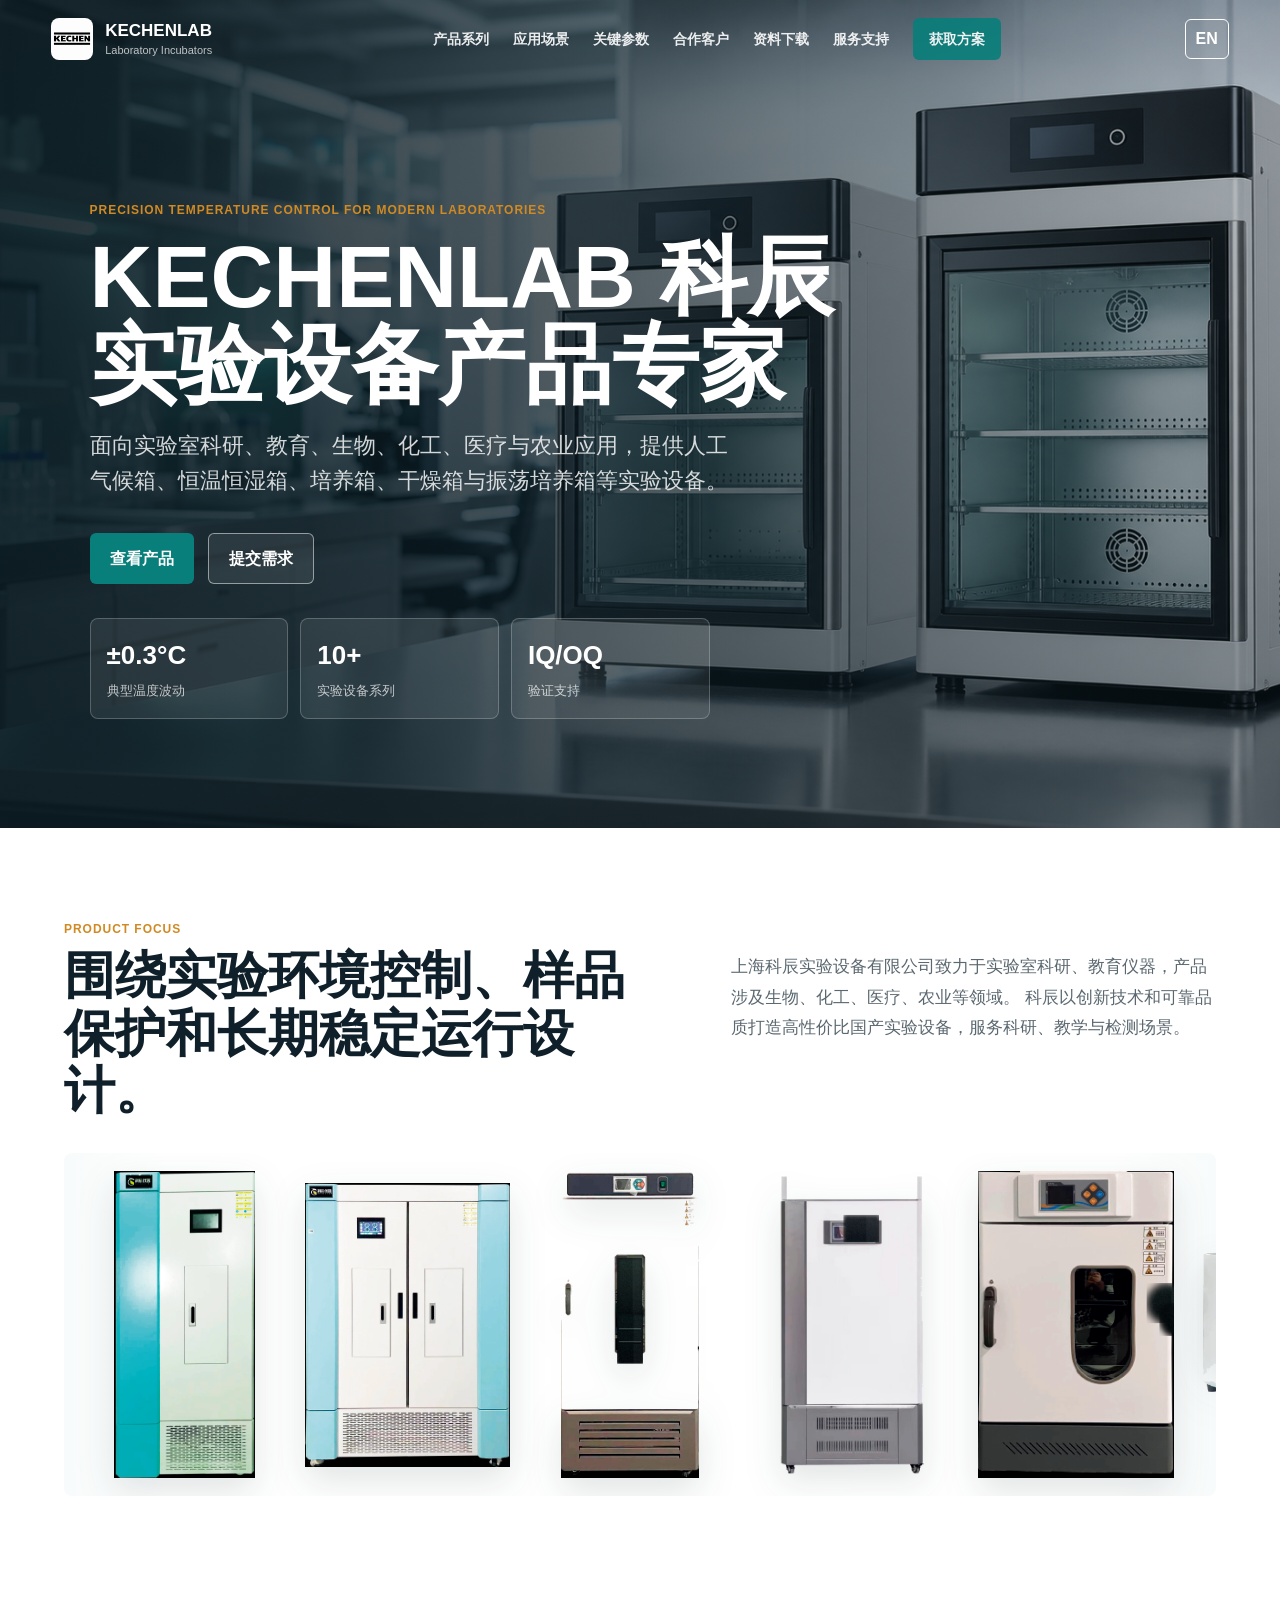
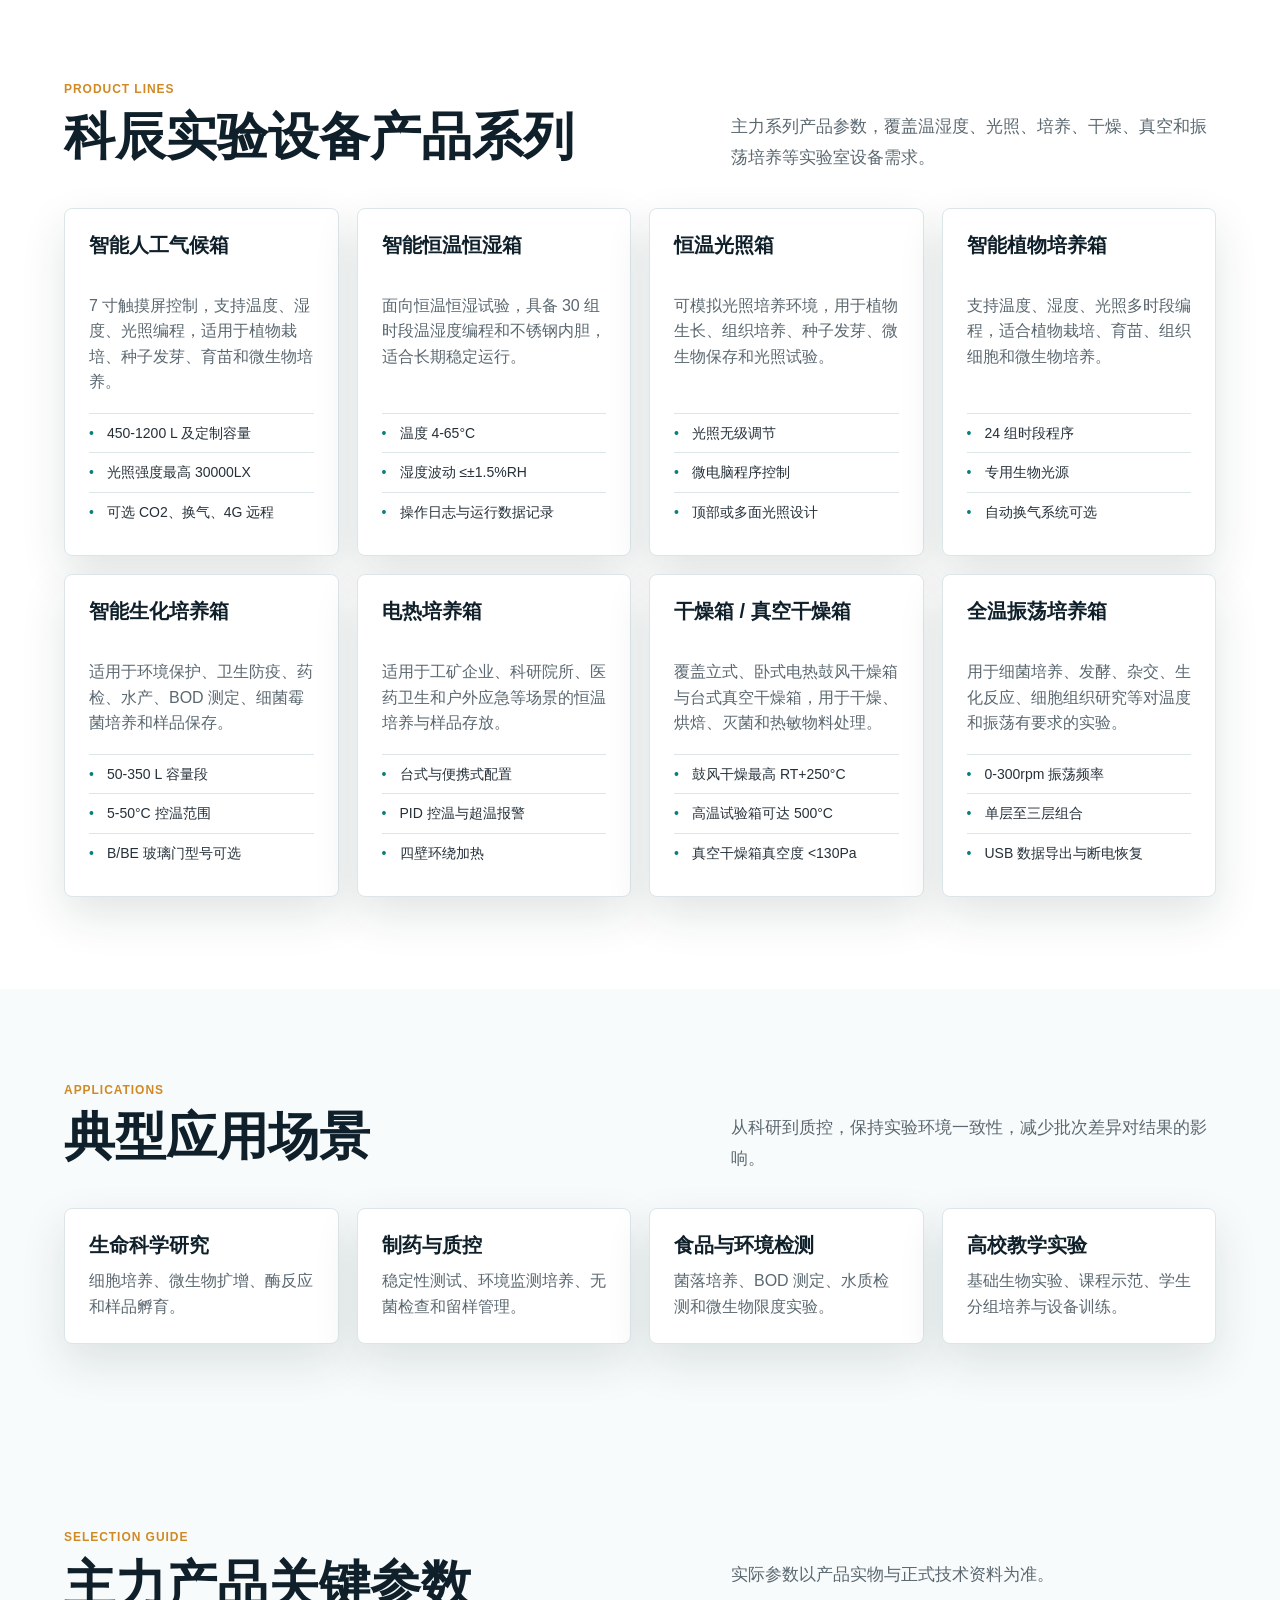
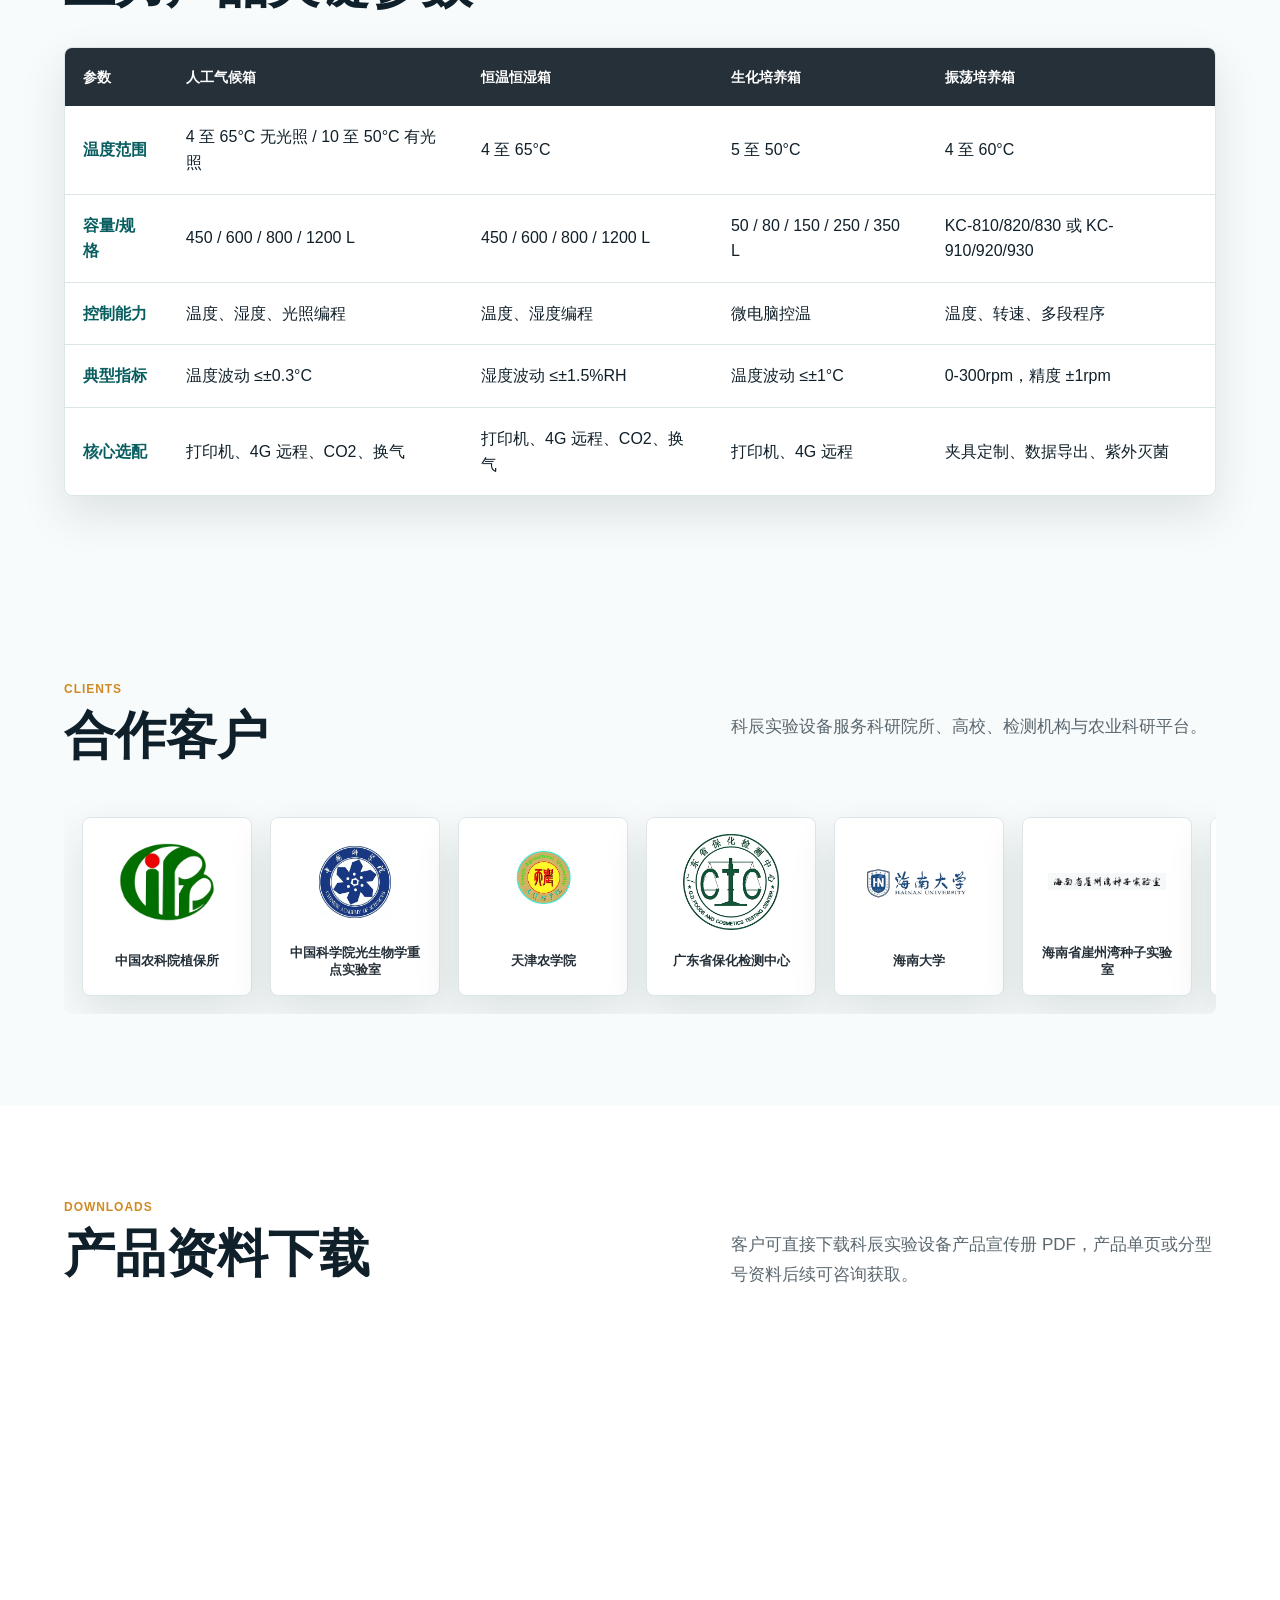
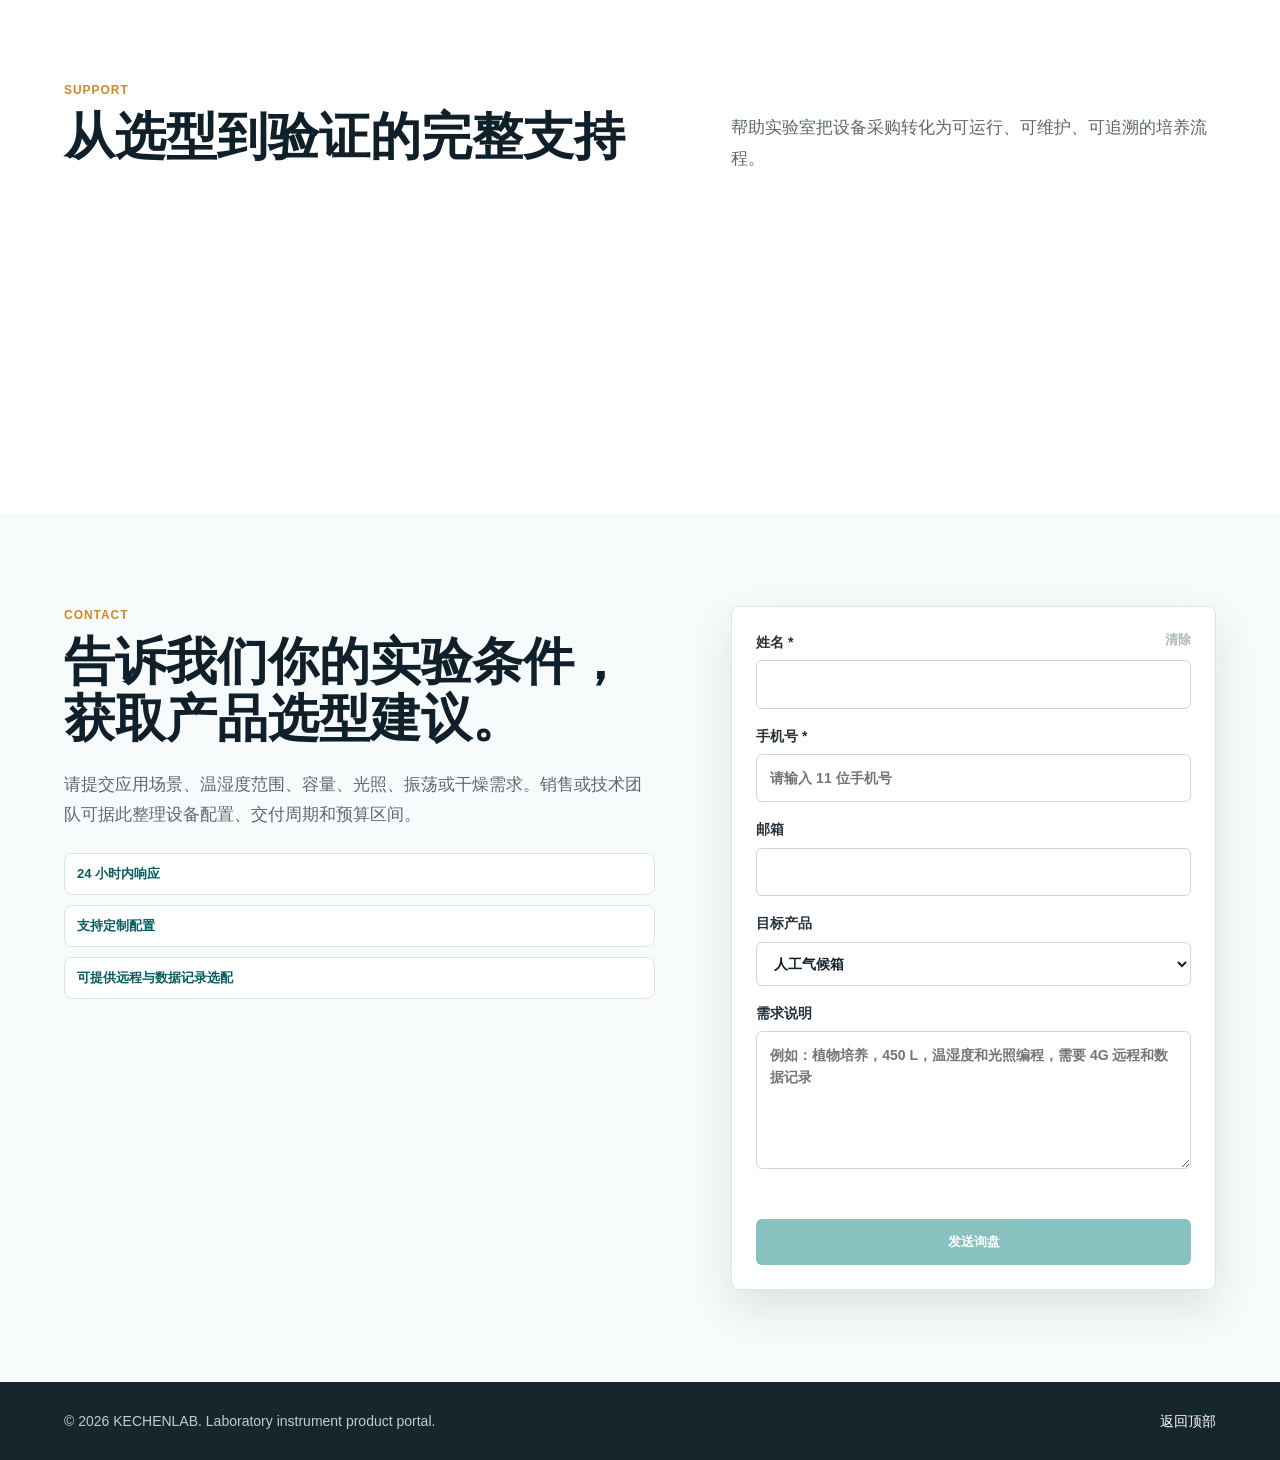
<file: index.html>
<!doctype html>
<html lang="zh-CN">
  <head>
    <meta charset="utf-8">
    <meta name="viewport" content="width=device-width, initial-scale=1">
    <title>KECHENLAB 实验设备产品专家</title>
    <meta
      name="description"
      content="KECHENLAB 实验设备产品专家，展示恒温培养箱、CO2 培养箱、霉菌培养箱、生化培养箱等实验室温控设备。"
    >
    <link rel="stylesheet" href="styles.css?v=20260701-17">
  </head>
  <body>
    <header class="site-header" data-header>
      <a class="brand" href="#top" aria-label="KECHENLAB 首页">
        <img class="brand-mark" src="assets/KECHEN.png" alt="KECHEN logo" width="42" height="42">
        <span>
          <strong>KECHENLAB</strong>
          <small>Laboratory Incubators</small>
        </span>
      </a>
      <div class="header-actions">
        <a class="lang-switch" href="en.html" hreflang="en">EN</a>
        <button class="nav-toggle" type="button" aria-label="打开导航" aria-expanded="false" aria-controls="site-nav" data-nav-toggle>
          <span></span>
          <span></span>
          <span></span>
        </button>
      </div>
      <nav class="site-nav" id="site-nav" data-nav>
        <a href="#products">产品系列</a>
        <a href="#applications">应用场景</a>
        <a href="#specs">关键参数</a>
        <a href="#clients">合作客户</a>
        <a href="#downloads">资料下载</a>
        <a href="#service">服务支持</a>
        <a class="nav-cta" href="#contact">获取方案</a>
      </nav>
    </header>

    <main id="top">
      <section class="hero" aria-labelledby="hero-title">
        <img class="hero-image" src="assets/kechenlab-incubator-hero.png" alt="KECHENLAB 实验室培养箱产品展示">
        <div class="hero-overlay"></div>
        <div class="hero-content">
          <p class="eyebrow">Precision temperature control for modern laboratories</p>
          <h1 id="hero-title"><span>KECHENLAB 科辰</span><span>实验设备产品专家</span></h1>
          <p class="hero-copy">
            面向实验室科研、教育、生物、化工、医疗与农业应用，提供人工气候箱、恒温恒湿箱、培养箱、干燥箱与振荡培养箱等实验设备。
          </p>
          <div class="hero-actions">
            <a class="button primary" href="#products">查看产品</a>
            <a class="button secondary" href="#contact">提交需求</a>
          </div>
          <dl class="hero-metrics" aria-label="产品优势">
            <div>
              <dt>±0.3°C</dt>
              <dd>典型温度波动</dd>
            </div>
            <div>
              <dt>10+</dt>
              <dd>实验设备系列</dd>
            </div>
            <div>
              <dt>IQ/OQ</dt>
              <dd>验证支持</dd>
            </div>
          </dl>
        </div>
      </section>

      <section class="band intro">
        <div class="section-heading">
          <div>
            <div class="section-kicker">Product Focus</div>
            <h2>围绕实验环境控制、样品保护和长期稳定运行设计。</h2>
          </div>
          <p>
            上海科辰实验设备有限公司致力于实验室科研、教育仪器，产品涉及生物、化工、医疗、农业等领域。
            科辰以创新技术和可靠品质打造高性价比国产实验设备，服务科研、教学与检测场景。
          </p>
        </div>
        <div class="focus-marquee" aria-label="产品图片自动展示">
          <div class="focus-marquee-track">
            <img src="assets/product-cutouts/product-312.png" alt="科辰实验设备产品图 1">
            <img src="assets/product-cutouts/product-313.png" alt="科辰实验设备产品图 2">
            <img src="assets/product-cutouts/product-314.png" alt="科辰实验设备产品图 3">
            <img src="assets/product-cutouts/product-315.png" alt="科辰实验设备产品图 4">
            <img src="assets/product-cutouts/product-316.png" alt="科辰实验设备产品图 5">
            <img src="assets/product-cutouts/product-317.png" alt="科辰实验设备产品图 6">
            <img src="assets/product-cutouts/product-319.png" alt="科辰实验设备产品图 7">
            <img src="assets/product-cutouts/product-320.png" alt="科辰实验设备产品图 8">
            <img src="assets/product-cutouts/product-321.png" alt="科辰实验设备产品图 9">
            <img src="assets/product-cutouts/product-322.png" alt="科辰实验设备产品图 10">
            <img src="assets/product-cutouts/product-312.png" alt="" aria-hidden="true">
            <img src="assets/product-cutouts/product-313.png" alt="" aria-hidden="true">
            <img src="assets/product-cutouts/product-314.png" alt="" aria-hidden="true">
            <img src="assets/product-cutouts/product-315.png" alt="" aria-hidden="true">
            <img src="assets/product-cutouts/product-316.png" alt="" aria-hidden="true">
            <img src="assets/product-cutouts/product-317.png" alt="" aria-hidden="true">
            <img src="assets/product-cutouts/product-319.png" alt="" aria-hidden="true">
            <img src="assets/product-cutouts/product-320.png" alt="" aria-hidden="true">
            <img src="assets/product-cutouts/product-321.png" alt="" aria-hidden="true">
            <img src="assets/product-cutouts/product-322.png" alt="" aria-hidden="true">
          </div>
        </div>
      </section>

      <section class="band products" id="products" aria-labelledby="products-title">
        <div class="section-heading">
          <div>
            <div class="section-kicker">Product Lines</div>
            <h2 id="products-title">科辰实验设备产品系列</h2>
          </div>
          <p>主力系列产品参数，覆盖温湿度、光照、培养、干燥、真空和振荡培养等实验室设备需求。</p>
        </div>

        <div class="product-grid">
          <article class="product-card">
            <h3>智能人工气候箱</h3>
            <p>7 寸触摸屏控制，支持温度、湿度、光照编程，适用于植物栽培、种子发芽、育苗和微生物培养。</p>
            <ul>
              <li>450-1200 L 及定制容量</li>
              <li>光照强度最高 30000LX</li>
              <li>可选 CO2、换气、4G 远程</li>
            </ul>
          </article>
          <article class="product-card">
            <h3>智能恒温恒湿箱</h3>
            <p>面向恒温恒湿试验，具备 30 组时段温湿度编程和不锈钢内胆，适合长期稳定运行。</p>
            <ul>
              <li>温度 4-65°C</li>
              <li>湿度波动 ≤±1.5%RH</li>
              <li>操作日志与运行数据记录</li>
            </ul>
          </article>
          <article class="product-card">
            <h3>恒温光照箱</h3>
            <p>可模拟光照培养环境，用于植物生长、组织培养、种子发芽、微生物保存和光照试验。</p>
            <ul>
              <li>光照无级调节</li>
              <li>微电脑程序控制</li>
              <li>顶部或多面光照设计</li>
            </ul>
          </article>
          <article class="product-card">
            <h3>智能植物培养箱</h3>
            <p>支持温度、湿度、光照多时段编程，适合植物栽培、育苗、组织细胞和微生物培养。</p>
            <ul>
              <li>24 组时段程序</li>
              <li>专用生物光源</li>
              <li>自动换气系统可选</li>
            </ul>
          </article>
          <article class="product-card">
            <h3>智能生化培养箱</h3>
            <p>适用于环境保护、卫生防疫、药检、水产、BOD 测定、细菌霉菌培养和样品保存。</p>
            <ul>
              <li>50-350 L 容量段</li>
              <li>5-50°C 控温范围</li>
              <li>B/BE 玻璃门型号可选</li>
            </ul>
          </article>
          <article class="product-card">
            <h3>电热培养箱</h3>
            <p>适用于工矿企业、科研院所、医药卫生和户外应急等场景的恒温培养与样品存放。</p>
            <ul>
              <li>台式与便携式配置</li>
              <li>PID 控温与超温报警</li>
              <li>四壁环绕加热</li>
            </ul>
          </article>
          <article class="product-card">
            <h3>干燥箱 / 真空干燥箱</h3>
            <p>覆盖立式、卧式电热鼓风干燥箱与台式真空干燥箱，用于干燥、烘焙、灭菌和热敏物料处理。</p>
            <ul>
              <li>鼓风干燥最高 RT+250°C</li>
              <li>高温试验箱可达 500°C</li>
              <li>真空干燥箱真空度 &lt;130Pa</li>
            </ul>
          </article>
          <article class="product-card">
            <h3>全温振荡培养箱</h3>
            <p>用于细菌培养、发酵、杂交、生化反应、细胞组织研究等对温度和振荡有要求的实验。</p>
            <ul>
              <li>0-300rpm 振荡频率</li>
              <li>单层至三层组合</li>
              <li>USB 数据导出与断电恢复</li>
            </ul>
          </article>
        </div>
      </section>

      <section class="section" id="applications" aria-labelledby="applications-title">
        <div class="section-heading">
          <div>
            <div class="section-kicker">Applications</div>
            <h2 id="applications-title">典型应用场景</h2>
          </div>
          <p>从科研到质控，保持实验环境一致性，减少批次差异对结果的影响。</p>
        </div>
        <div class="application-grid">
          <article>
            <h3>生命科学研究</h3>
            <p>细胞培养、微生物扩增、酶反应和样品孵育。</p>
          </article>
          <article>
            <h3>制药与质控</h3>
            <p>稳定性测试、环境监测培养、无菌检查和留样管理。</p>
          </article>
          <article>
            <h3>食品与环境检测</h3>
            <p>菌落培养、BOD 测定、水质检测和微生物限度实验。</p>
          </article>
          <article>
            <h3>高校教学实验</h3>
            <p>基础生物实验、课程示范、学生分组培养与设备训练。</p>
          </article>
        </div>
      </section>

      <section class="section specs" id="specs" aria-labelledby="specs-title">
        <div class="section-heading">
          <div>
            <div class="section-kicker">Selection Guide</div>
            <h2 id="specs-title">主力产品关键参数</h2>
          </div>
          <p>实际参数以产品实物与正式技术资料为准。</p>
        </div>
        <div class="spec-table-wrap">
          <p class="table-scroll-hint">左右滑动查看完整参数</p>
          <table class="spec-table">
            <thead>
              <tr>
                <th>参数</th>
                <th>人工气候箱</th>
                <th>恒温恒湿箱</th>
                <th>生化培养箱</th>
                <th>振荡培养箱</th>
              </tr>
            </thead>
            <tbody>
              <tr>
                <th>温度范围</th>
                <td>4 至 65°C 无光照 / 10 至 50°C 有光照</td>
                <td>4 至 65°C</td>
                <td>5 至 50°C</td>
                <td>4 至 60°C</td>
              </tr>
              <tr>
                <th>容量/规格</th>
                <td>450 / 600 / 800 / 1200 L</td>
                <td>450 / 600 / 800 / 1200 L</td>
                <td>50 / 80 / 150 / 250 / 350 L</td>
                <td>KC-810/820/830 或 KC-910/920/930</td>
              </tr>
              <tr>
                <th>控制能力</th>
                <td>温度、湿度、光照编程</td>
                <td>温度、湿度编程</td>
                <td>微电脑控温</td>
                <td>温度、转速、多段程序</td>
              </tr>
              <tr>
                <th>典型指标</th>
                <td>温度波动 ≤±0.3°C</td>
                <td>湿度波动 ≤±1.5%RH</td>
                <td>温度波动 ≤±1°C</td>
                <td>0-300rpm，精度 ±1rpm</td>
              </tr>
              <tr>
                <th>核心选配</th>
                <td>打印机、4G 远程、CO2、换气</td>
                <td>打印机、4G 远程、CO2、换气</td>
                <td>打印机、4G 远程</td>
                <td>夹具定制、数据导出、紫外灭菌</td>
              </tr>
            </tbody>
          </table>
        </div>
      </section>

      <section class="section clients" id="clients" aria-labelledby="clients-title">
        <div class="section-heading">
          <div>
            <div class="section-kicker">Clients</div>
            <h2 id="clients-title">合作客户</h2>
          </div>
          <p>科辰实验设备服务科研院所、高校、检测机构与农业科研平台。</p>
        </div>
        <div class="client-marquee">
          <div class="client-marquee-track">
          <article class="client-card">
            <img src="assets/clients/caas-plant-protection.jfif" alt="中国农科院植保所">
            <span>中国农科院植保所</span>
          </article>
          <article class="client-card">
            <img src="assets/clients/cas-photobiology-lab.jfif" alt="中国科学院光生物学重点实验室">
            <span>中国科学院光生物学重点实验室</span>
          </article>
          <article class="client-card">
            <img src="assets/clients/tianjin-agricultural-university.jfif" alt="天津农学院">
            <span>天津农学院</span>
          </article>
          <article class="client-card">
            <img src="assets/clients/guangdong-testing-center.jfif" alt="广东省保化检测中心">
            <span>广东省保化检测中心</span>
          </article>
          <article class="client-card">
            <img src="assets/clients/hainan-university.jfif" alt="海南大学">
            <span>海南大学</span>
          </article>
          <article class="client-card">
            <img src="assets/clients/yazhou-bay-seed-lab.png" alt="海南省崖州湾种子实验室">
            <span>海南省崖州湾种子实验室</span>
          </article>
          <article class="client-card">
            <img src="assets/clients/nwafu.jfif" alt="西北农林科技大学">
            <span>西北农林科技大学</span>
          </article>
          <article class="client-card" aria-hidden="true">
            <img src="assets/clients/caas-plant-protection.jfif" alt="">
            <span>中国农科院植保所</span>
          </article>
          <article class="client-card" aria-hidden="true">
            <img src="assets/clients/cas-photobiology-lab.jfif" alt="">
            <span>中国科学院光生物学重点实验室</span>
          </article>
          <article class="client-card" aria-hidden="true">
            <img src="assets/clients/tianjin-agricultural-university.jfif" alt="">
            <span>天津农学院</span>
          </article>
          <article class="client-card" aria-hidden="true">
            <img src="assets/clients/guangdong-testing-center.jfif" alt="">
            <span>广东省保化检测中心</span>
          </article>
          <article class="client-card" aria-hidden="true">
            <img src="assets/clients/hainan-university.jfif" alt="">
            <span>海南大学</span>
          </article>
          <article class="client-card" aria-hidden="true">
            <img src="assets/clients/yazhou-bay-seed-lab.png" alt="">
            <span>海南省崖州湾种子实验室</span>
          </article>
          <article class="client-card" aria-hidden="true">
            <img src="assets/clients/nwafu.jfif" alt="">
            <span>西北农林科技大学</span>
          </article>
          </div>
        </div>
      </section>

      <section class="band downloads" id="downloads" aria-labelledby="downloads-title">
        <div class="section-heading">
          <div>
            <div class="section-kicker">Downloads</div>
            <h2 id="downloads-title">产品资料下载</h2>
          </div>
          <p>客户可直接下载科辰实验设备产品宣传册 PDF，产品单页或分型号资料后续可咨询获取。</p>
        </div>
        <div class="download-grid">
          <article class="download-card featured-download">
            <div>
              <span class="download-type">PDF</span>
              <h3>科辰实验设备产品宣传册</h3>
              <p>包含企业简介、发展方向，以及人工气候箱、恒温恒湿箱、生化培养箱、干燥箱、真空干燥箱、振荡培养箱等产品介绍。</p>
            </div>
            <a class="download-link" href="downloads/kechen-product-brochure.pdf" download>下载宣传册</a>
          </article>
        </div>
      </section>

      <section class="band service" id="service" aria-labelledby="service-title">
        <div class="section-heading">
          <div>
            <div class="section-kicker">Support</div>
            <h2 id="service-title">从选型到验证的完整支持</h2>
          </div>
          <p>帮助实验室把设备采购转化为可运行、可维护、可追溯的培养流程。</p>
        </div>
        <div class="timeline">
          <article>
            <span>1</span>
            <h3>需求确认</h3>
            <p>根据样品类型、温度范围、容量、洁净要求和验证要求确认产品组合。</p>
          </article>
          <article>
            <span>2</span>
            <h3>方案配置</h3>
            <p>输出型号建议、选配清单、安装条件和预算级别，支持多实验室部署。</p>
          </article>
          <article>
            <span>3</span>
            <h3>交付培训</h3>
            <p>提供安装调试、操作培训、维护计划和常见故障处理指导。</p>
          </article>
          <article>
            <span>4</span>
            <h3>验证维护</h3>
            <p>支持温度映射、校准建议、IQ/OQ 文件和生命周期维护记录。</p>
          </article>
        </div>
      </section>

      <section class="section contact" id="contact" aria-labelledby="contact-title">
        <div class="contact-inner">
          <div class="contact-copy">
            <div>
              <div class="section-kicker">Contact</div>
              <h2 id="contact-title">告诉我们你的实验条件，获取产品选型建议。</h2>
            </div>
            <p>
              请提交应用场景、温湿度范围、容量、光照、振荡或干燥需求。销售或技术团队可据此整理设备配置、交付周期和预算区间。
            </p>
            <div class="contact-points">
              <span>24 小时内响应</span>
              <span>支持定制配置</span>
              <span>可提供远程与数据记录选配</span>
            </div>
          </div>
          <form class="contact-form" action="api/inquiry.php" method="post" data-inquiry-form>
            <label>
              姓名 *
              <input name="name" autocomplete="name" required data-required-submit>
            </label>
            <label>
              手机号 *
              <input type="tel" name="phone" autocomplete="tel" inputmode="tel" placeholder="请输入 11 位手机号" pattern="^1[3-9]\d{9}$" required data-required-submit>
            </label>
            <label>
              邮箱
              <input type="email" name="email" autocomplete="email" data-email-field>
            </label>
            <label>
              目标产品
              <select name="product">
                <option>人工气候箱</option>
                <option>恒温恒湿箱</option>
                <option>恒温光照箱 / 植物培养箱</option>
                <option>生化培养箱 / 电热培养箱</option>
                <option>干燥箱 / 真空干燥箱</option>
                <option>全温振荡培养箱</option>
                <option>需要协助选型</option>
              </select>
            </label>
            <label>
              需求说明
              <textarea name="message" rows="5" maxlength="200" placeholder="例如：植物培养，450 L，温湿度和光照编程，需要 4G 远程和数据记录"></textarea>
            </label>
            <p class="form-status" data-form-status aria-live="polite"></p>
            <button class="button primary" type="submit" disabled>发送询盘</button>
          </form>
        </div>
      </section>
    </main>

    <footer class="site-footer">
      <p>© 2026 KECHENLAB. Laboratory instrument product portal.</p>
      <a href="#top">返回顶部</a>
    </footer>

    <script src="script.js?v=20260701-17"></script>
  </body>
</html>
</file>
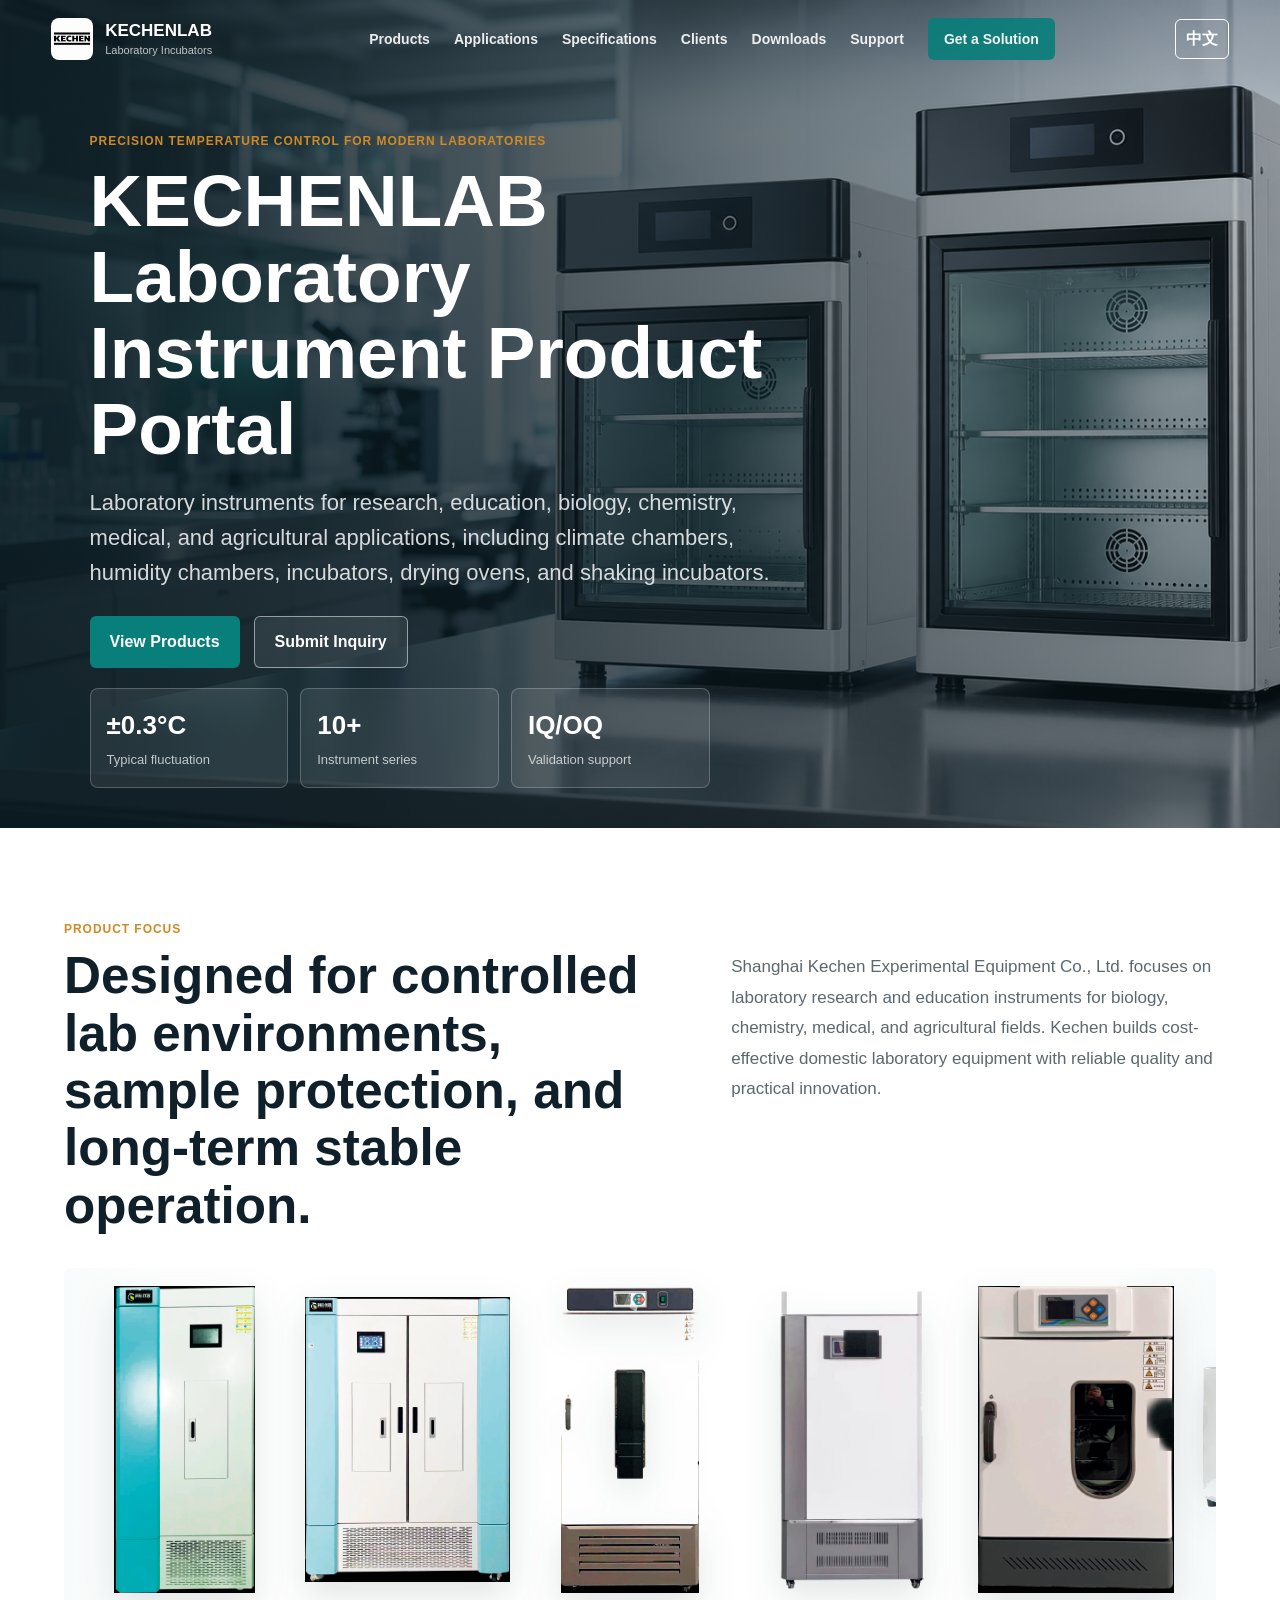
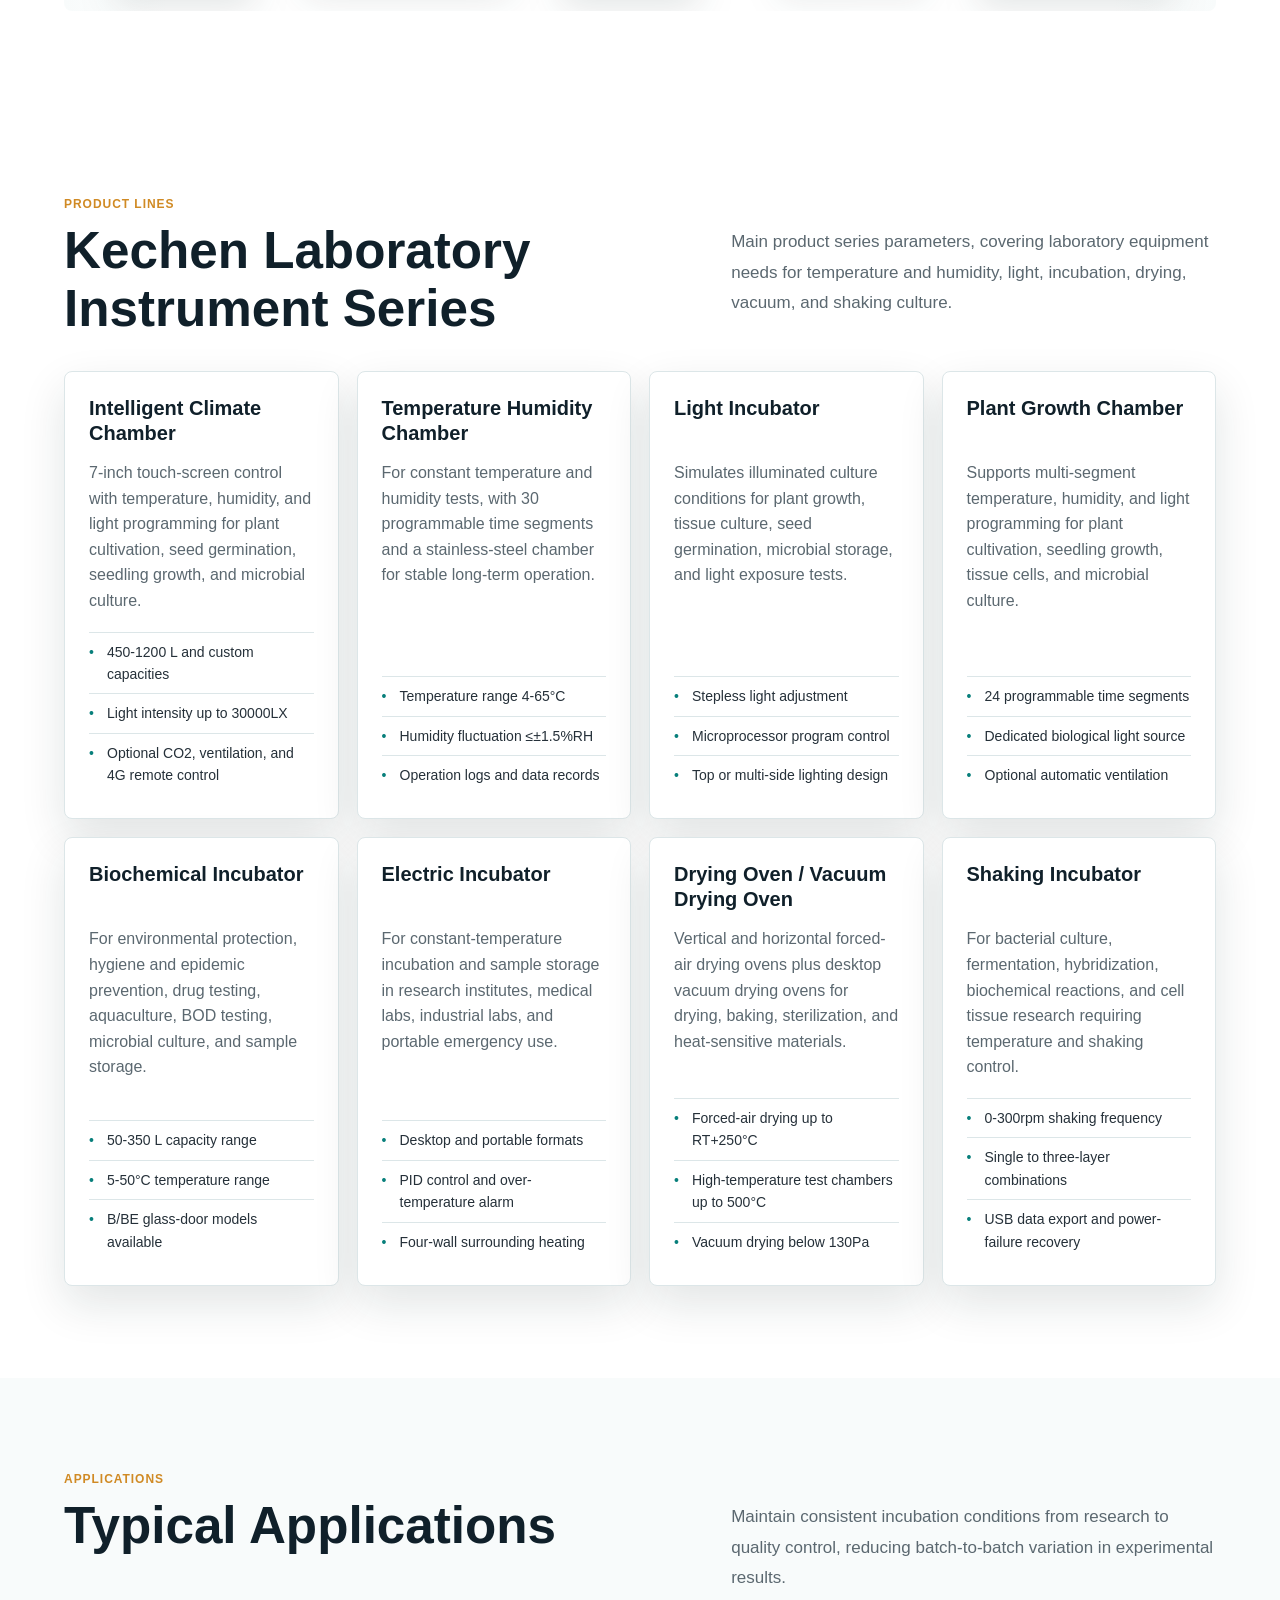
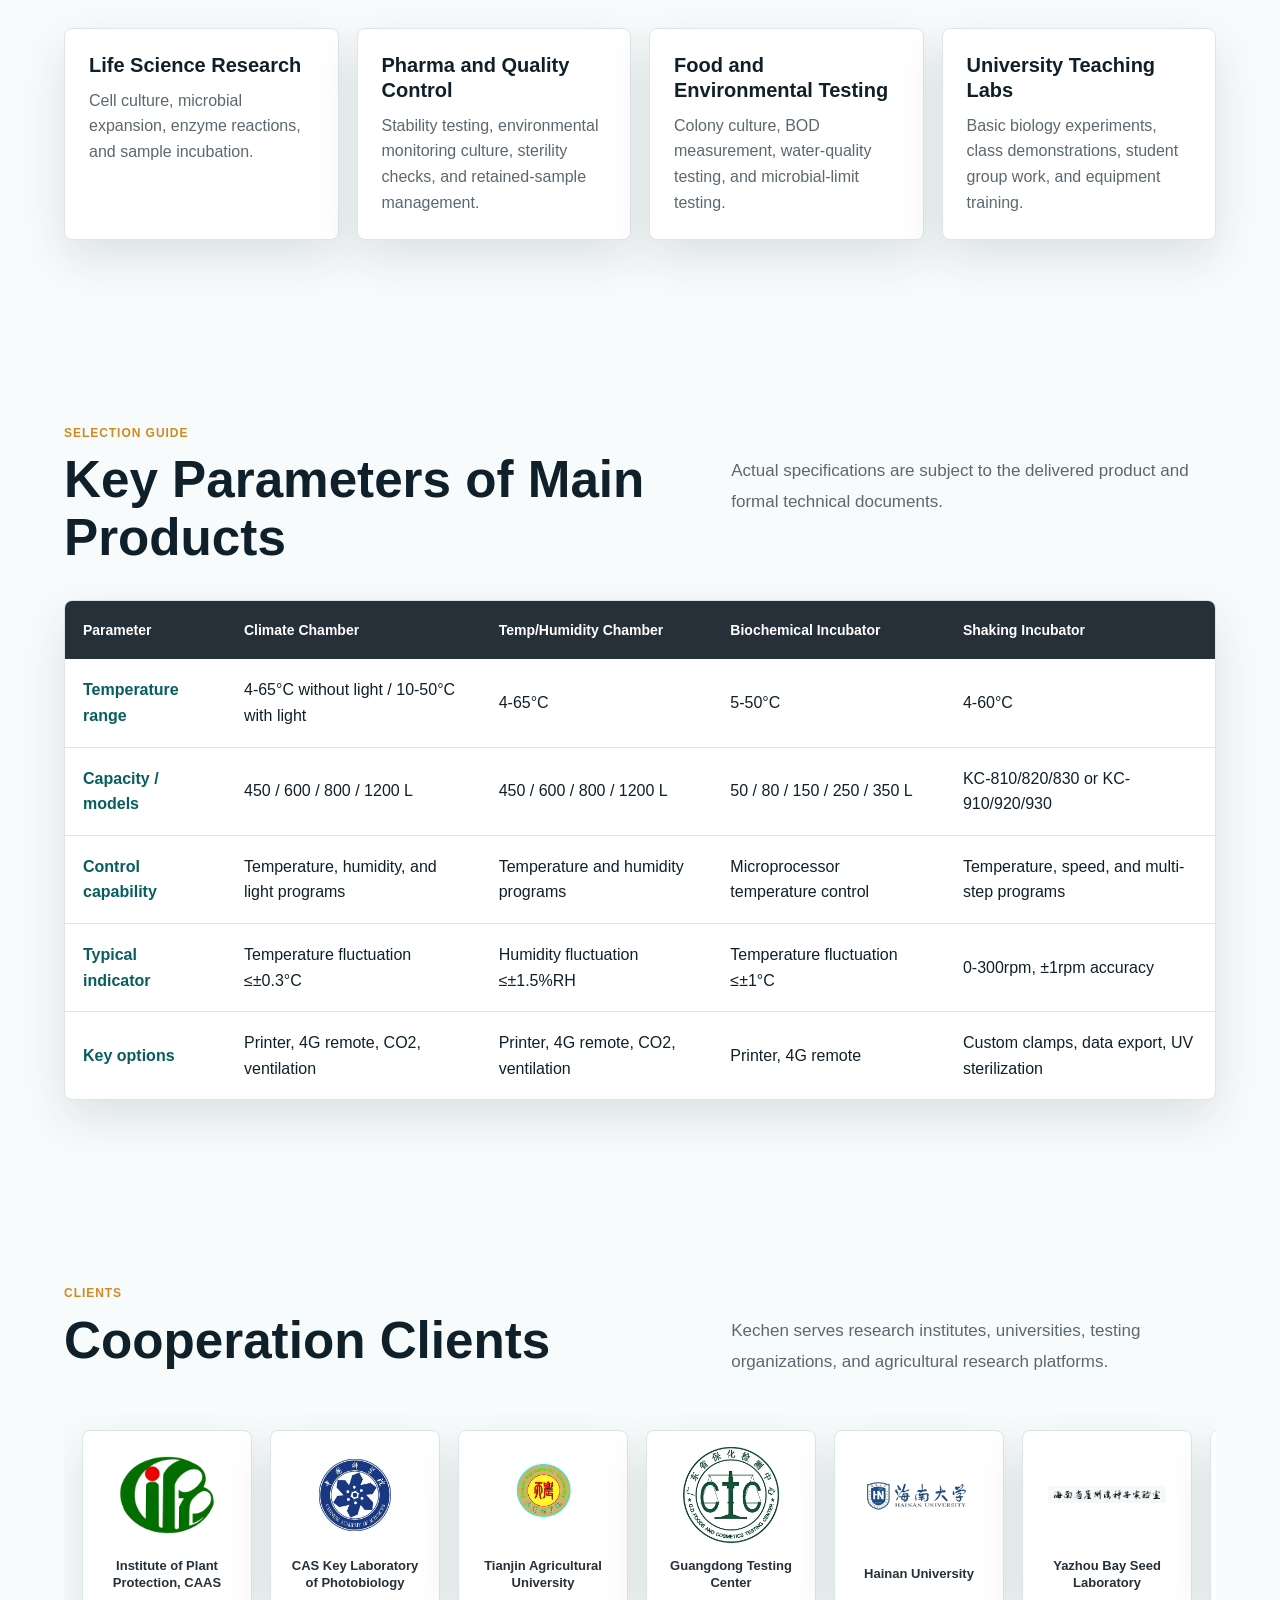
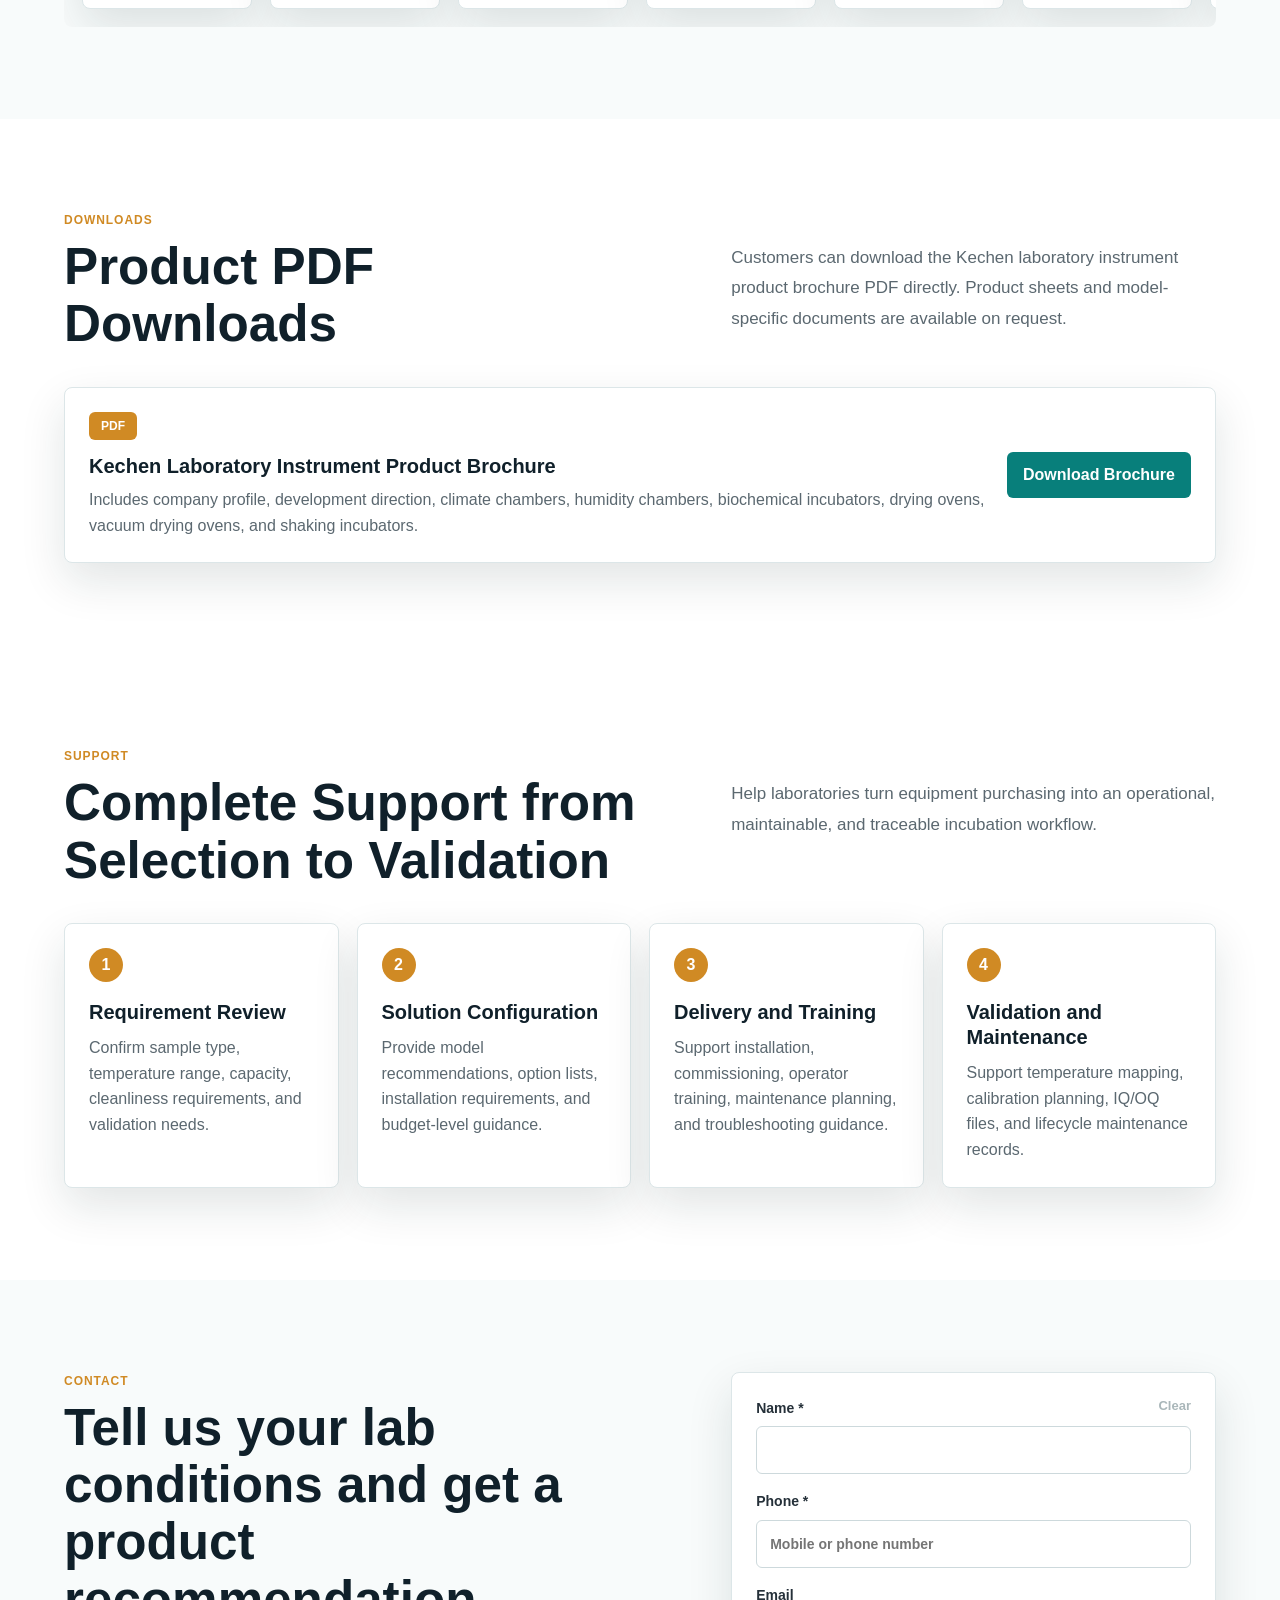
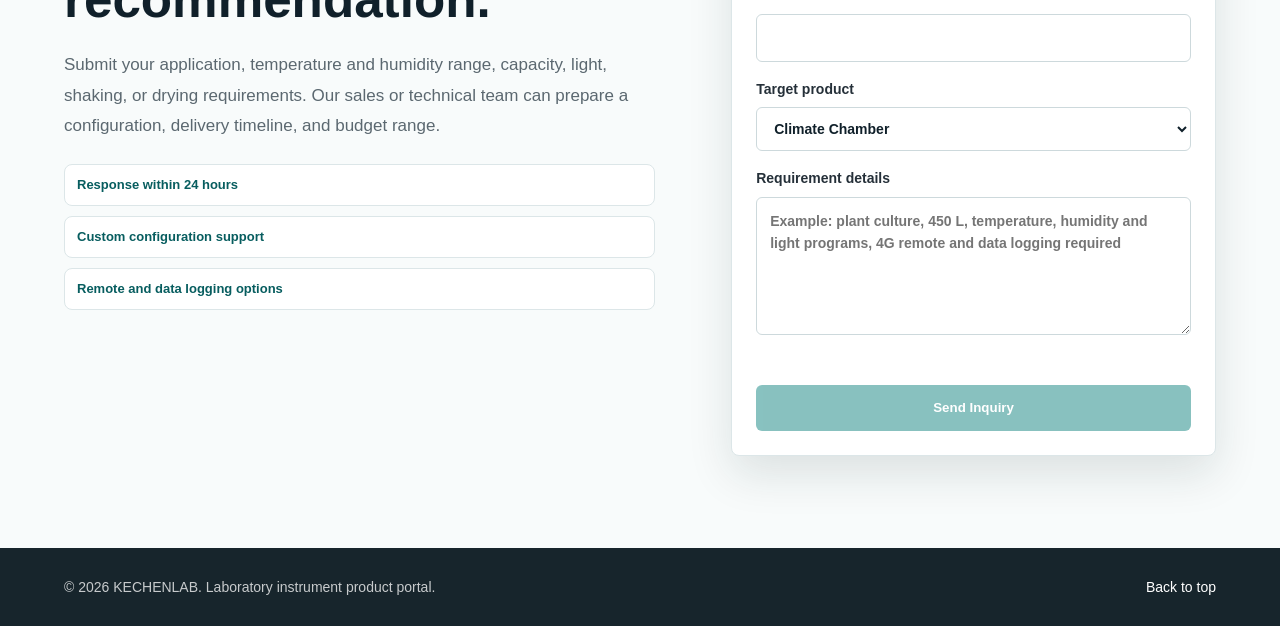
<file: en.html>
<!doctype html>
<html lang="en">
  <head>
    <meta charset="utf-8">
    <meta name="viewport" content="width=device-width, initial-scale=1">
    <title>KECHENLAB Laboratory Incubator Product Portal</title>
    <meta
      name="description"
      content="KECHENLAB laboratory incubator product portal for constant temperature incubators, CO2 incubators, mold incubators, biochemical incubators, and laboratory temperature-control equipment."
    >
    <link rel="stylesheet" href="styles.css?v=20260701-17">
  </head>
  <body>
    <header class="site-header" data-header>
      <a class="brand" href="#top" aria-label="KECHENLAB homepage">
        <img class="brand-mark" src="assets/KECHEN.png" alt="KECHEN logo" width="42" height="42">
        <span>
          <strong>KECHENLAB</strong>
          <small>Laboratory Incubators</small>
        </span>
      </a>
      <div class="header-actions">
        <a class="lang-switch" href="index.html" hreflang="zh-CN">中文</a>
        <button class="nav-toggle" type="button" aria-label="Open navigation" aria-expanded="false" aria-controls="site-nav" data-nav-toggle>
          <span></span>
          <span></span>
          <span></span>
        </button>
      </div>
      <nav class="site-nav" id="site-nav" data-nav>
        <a href="#products">Products</a>
        <a href="#applications">Applications</a>
        <a href="#specs">Specifications</a>
        <a href="#clients">Clients</a>
        <a href="#downloads">Downloads</a>
        <a href="#service">Support</a>
        <a class="nav-cta" href="#contact">Get a Solution</a>
      </nav>
    </header>

    <main id="top">
      <section class="hero" aria-labelledby="hero-title">
        <img class="hero-image" src="assets/kechenlab-incubator-hero.png" alt="KECHENLAB laboratory incubator product display">
        <div class="hero-overlay"></div>
        <div class="hero-content">
          <p class="eyebrow">Precision temperature control for modern laboratories</p>
          <h1 id="hero-title">KECHENLAB Laboratory Instrument Product Portal</h1>
          <p class="hero-copy">
            Laboratory instruments for research, education, biology, chemistry, medical, and agricultural applications, including climate chambers, humidity chambers, incubators, drying ovens, and shaking incubators.
          </p>
          <div class="hero-actions">
            <a class="button primary" href="#products">View Products</a>
            <a class="button secondary" href="#contact">Submit Inquiry</a>
          </div>
          <dl class="hero-metrics" aria-label="Product advantages">
            <div>
              <dt>±0.3°C</dt>
              <dd>Typical fluctuation</dd>
            </div>
            <div>
              <dt>10+</dt>
              <dd>Instrument series</dd>
            </div>
            <div>
              <dt>IQ/OQ</dt>
              <dd>Validation support</dd>
            </div>
          </dl>
        </div>
      </section>

      <section class="band intro">
        <div class="section-heading">
          <div>
            <div class="section-kicker">Product Focus</div>
            <h2>Designed for controlled lab environments, sample protection, and long-term stable operation.</h2>
          </div>
          <p>
            Shanghai Kechen Experimental Equipment Co., Ltd. focuses on laboratory research and education instruments for biology, chemistry, medical, and agricultural fields.
            Kechen builds cost-effective domestic laboratory equipment with reliable quality and practical innovation.
          </p>
        </div>
        <div class="focus-marquee" aria-label="Automatic product image showcase">
          <div class="focus-marquee-track">
            <img src="assets/product-cutouts/product-312.png" alt="Kechen laboratory equipment product photo 1">
            <img src="assets/product-cutouts/product-313.png" alt="Kechen laboratory equipment product photo 2">
            <img src="assets/product-cutouts/product-314.png" alt="Kechen laboratory equipment product photo 3">
            <img src="assets/product-cutouts/product-315.png" alt="Kechen laboratory equipment product photo 4">
            <img src="assets/product-cutouts/product-316.png" alt="Kechen laboratory equipment product photo 5">
            <img src="assets/product-cutouts/product-317.png" alt="Kechen laboratory equipment product photo 6">
            <img src="assets/product-cutouts/product-319.png" alt="Kechen laboratory equipment product photo 7">
            <img src="assets/product-cutouts/product-320.png" alt="Kechen laboratory equipment product photo 8">
            <img src="assets/product-cutouts/product-321.png" alt="Kechen laboratory equipment product photo 9">
            <img src="assets/product-cutouts/product-322.png" alt="Kechen laboratory equipment product photo 10">
            <img src="assets/product-cutouts/product-312.png" alt="" aria-hidden="true">
            <img src="assets/product-cutouts/product-313.png" alt="" aria-hidden="true">
            <img src="assets/product-cutouts/product-314.png" alt="" aria-hidden="true">
            <img src="assets/product-cutouts/product-315.png" alt="" aria-hidden="true">
            <img src="assets/product-cutouts/product-316.png" alt="" aria-hidden="true">
            <img src="assets/product-cutouts/product-317.png" alt="" aria-hidden="true">
            <img src="assets/product-cutouts/product-319.png" alt="" aria-hidden="true">
            <img src="assets/product-cutouts/product-320.png" alt="" aria-hidden="true">
            <img src="assets/product-cutouts/product-321.png" alt="" aria-hidden="true">
            <img src="assets/product-cutouts/product-322.png" alt="" aria-hidden="true">
          </div>
        </div>
      </section>

      <section class="band products" id="products" aria-labelledby="products-title">
        <div class="section-heading">
          <div>
            <div class="section-kicker">Product Lines</div>
            <h2 id="products-title">Kechen Laboratory Instrument Series</h2>
          </div>
          <p>Main product series parameters, covering laboratory equipment needs for temperature and humidity, light, incubation, drying, vacuum, and shaking culture.</p>
        </div>

        <div class="product-grid">
          <article class="product-card">
            <h3>Intelligent Climate Chamber</h3>
            <p>7-inch touch-screen control with temperature, humidity, and light programming for plant cultivation, seed germination, seedling growth, and microbial culture.</p>
            <ul>
              <li>450-1200 L and custom capacities</li>
              <li>Light intensity up to 30000LX</li>
              <li>Optional CO2, ventilation, and 4G remote control</li>
            </ul>
          </article>
          <article class="product-card">
            <h3>Temperature Humidity Chamber</h3>
            <p>For constant temperature and humidity tests, with 30 programmable time segments and a stainless-steel chamber for stable long-term operation.</p>
            <ul>
              <li>Temperature range 4-65°C</li>
              <li>Humidity fluctuation ≤±1.5%RH</li>
              <li>Operation logs and data records</li>
            </ul>
          </article>
          <article class="product-card">
            <h3>Light Incubator</h3>
            <p>Simulates illuminated culture conditions for plant growth, tissue culture, seed germination, microbial storage, and light exposure tests.</p>
            <ul>
              <li>Stepless light adjustment</li>
              <li>Microprocessor program control</li>
              <li>Top or multi-side lighting design</li>
            </ul>
          </article>
          <article class="product-card">
            <h3>Plant Growth Chamber</h3>
            <p>Supports multi-segment temperature, humidity, and light programming for plant cultivation, seedling growth, tissue cells, and microbial culture.</p>
            <ul>
              <li>24 programmable time segments</li>
              <li>Dedicated biological light source</li>
              <li>Optional automatic ventilation</li>
            </ul>
          </article>
          <article class="product-card">
            <h3>Biochemical Incubator</h3>
            <p>For environmental protection, hygiene and epidemic prevention, drug testing, aquaculture, BOD testing, microbial culture, and sample storage.</p>
            <ul>
              <li>50-350 L capacity range</li>
              <li>5-50°C temperature range</li>
              <li>B/BE glass-door models available</li>
            </ul>
          </article>
          <article class="product-card">
            <h3>Electric Incubator</h3>
            <p>For constant-temperature incubation and sample storage in research institutes, medical labs, industrial labs, and portable emergency use.</p>
            <ul>
              <li>Desktop and portable formats</li>
              <li>PID control and over-temperature alarm</li>
              <li>Four-wall surrounding heating</li>
            </ul>
          </article>
          <article class="product-card">
            <h3>Drying Oven / Vacuum Drying Oven</h3>
            <p>Vertical and horizontal forced-air drying ovens plus desktop vacuum drying ovens for drying, baking, sterilization, and heat-sensitive materials.</p>
            <ul>
              <li>Forced-air drying up to RT+250°C</li>
              <li>High-temperature test chambers up to 500°C</li>
              <li>Vacuum drying below 130Pa</li>
            </ul>
          </article>
          <article class="product-card">
            <h3>Shaking Incubator</h3>
            <p>For bacterial culture, fermentation, hybridization, biochemical reactions, and cell tissue research requiring temperature and shaking control.</p>
            <ul>
              <li>0-300rpm shaking frequency</li>
              <li>Single to three-layer combinations</li>
              <li>USB data export and power-failure recovery</li>
            </ul>
          </article>
        </div>
      </section>

      <section class="section" id="applications" aria-labelledby="applications-title">
        <div class="section-heading">
          <div>
            <div class="section-kicker">Applications</div>
            <h2 id="applications-title">Typical Applications</h2>
          </div>
          <p>Maintain consistent incubation conditions from research to quality control, reducing batch-to-batch variation in experimental results.</p>
        </div>
        <div class="application-grid">
          <article>
            <h3>Life Science Research</h3>
            <p>Cell culture, microbial expansion, enzyme reactions, and sample incubation.</p>
          </article>
          <article>
            <h3>Pharma and Quality Control</h3>
            <p>Stability testing, environmental monitoring culture, sterility checks, and retained-sample management.</p>
          </article>
          <article>
            <h3>Food and Environmental Testing</h3>
            <p>Colony culture, BOD measurement, water-quality testing, and microbial-limit testing.</p>
          </article>
          <article>
            <h3>University Teaching Labs</h3>
            <p>Basic biology experiments, class demonstrations, student group work, and equipment training.</p>
          </article>
        </div>
      </section>

      <section class="section specs" id="specs" aria-labelledby="specs-title">
        <div class="section-heading">
          <div>
            <div class="section-kicker">Selection Guide</div>
            <h2 id="specs-title">Key Parameters of Main Products</h2>
          </div>
          <p>Actual specifications are subject to the delivered product and formal technical documents.</p>
        </div>
        <div class="spec-table-wrap">
          <p class="table-scroll-hint">Swipe horizontally to view all parameters</p>
          <table class="spec-table">
            <thead>
              <tr>
                <th>Parameter</th>
                <th>Climate Chamber</th>
                <th>Temp/Humidity Chamber</th>
                <th>Biochemical Incubator</th>
                <th>Shaking Incubator</th>
              </tr>
            </thead>
            <tbody>
              <tr>
                <th>Temperature range</th>
                <td>4-65°C without light / 10-50°C with light</td>
                <td>4-65°C</td>
                <td>5-50°C</td>
                <td>4-60°C</td>
              </tr>
              <tr>
                <th>Capacity / models</th>
                <td>450 / 600 / 800 / 1200 L</td>
                <td>450 / 600 / 800 / 1200 L</td>
                <td>50 / 80 / 150 / 250 / 350 L</td>
                <td>KC-810/820/830 or KC-910/920/930</td>
              </tr>
              <tr>
                <th>Control capability</th>
                <td>Temperature, humidity, and light programs</td>
                <td>Temperature and humidity programs</td>
                <td>Microprocessor temperature control</td>
                <td>Temperature, speed, and multi-step programs</td>
              </tr>
              <tr>
                <th>Typical indicator</th>
                <td>Temperature fluctuation ≤±0.3°C</td>
                <td>Humidity fluctuation ≤±1.5%RH</td>
                <td>Temperature fluctuation ≤±1°C</td>
                <td>0-300rpm, ±1rpm accuracy</td>
              </tr>
              <tr>
                <th>Key options</th>
                <td>Printer, 4G remote, CO2, ventilation</td>
                <td>Printer, 4G remote, CO2, ventilation</td>
                <td>Printer, 4G remote</td>
                <td>Custom clamps, data export, UV sterilization</td>
              </tr>
            </tbody>
          </table>
        </div>
      </section>

      <section class="section clients" id="clients" aria-labelledby="clients-title">
        <div class="section-heading">
          <div>
            <div class="section-kicker">Clients</div>
            <h2 id="clients-title">Cooperation Clients</h2>
          </div>
          <p>Kechen serves research institutes, universities, testing organizations, and agricultural research platforms.</p>
        </div>
        <div class="client-marquee">
          <div class="client-marquee-track">
          <article class="client-card">
            <img src="assets/clients/caas-plant-protection.jfif" alt="Institute of Plant Protection, Chinese Academy of Agricultural Sciences">
            <span>Institute of Plant Protection, CAAS</span>
          </article>
          <article class="client-card">
            <img src="assets/clients/cas-photobiology-lab.jfif" alt="CAS Key Laboratory of Photobiology">
            <span>CAS Key Laboratory of Photobiology</span>
          </article>
          <article class="client-card">
            <img src="assets/clients/tianjin-agricultural-university.jfif" alt="Tianjin Agricultural University">
            <span>Tianjin Agricultural University</span>
          </article>
          <article class="client-card">
            <img src="assets/clients/guangdong-testing-center.jfif" alt="Guangdong Testing Center">
            <span>Guangdong Testing Center</span>
          </article>
          <article class="client-card">
            <img src="assets/clients/hainan-university.jfif" alt="Hainan University">
            <span>Hainan University</span>
          </article>
          <article class="client-card">
            <img src="assets/clients/yazhou-bay-seed-lab.png" alt="Yazhou Bay Seed Laboratory">
            <span>Yazhou Bay Seed Laboratory</span>
          </article>
          <article class="client-card">
            <img src="assets/clients/nwafu.jfif" alt="Northwest A&F University">
            <span>Northwest A&F University</span>
          </article>
          <article class="client-card" aria-hidden="true">
            <img src="assets/clients/caas-plant-protection.jfif" alt="">
            <span>Institute of Plant Protection, CAAS</span>
          </article>
          <article class="client-card" aria-hidden="true">
            <img src="assets/clients/cas-photobiology-lab.jfif" alt="">
            <span>CAS Key Laboratory of Photobiology</span>
          </article>
          <article class="client-card" aria-hidden="true">
            <img src="assets/clients/tianjin-agricultural-university.jfif" alt="">
            <span>Tianjin Agricultural University</span>
          </article>
          <article class="client-card" aria-hidden="true">
            <img src="assets/clients/guangdong-testing-center.jfif" alt="">
            <span>Guangdong Testing Center</span>
          </article>
          <article class="client-card" aria-hidden="true">
            <img src="assets/clients/hainan-university.jfif" alt="">
            <span>Hainan University</span>
          </article>
          <article class="client-card" aria-hidden="true">
            <img src="assets/clients/yazhou-bay-seed-lab.png" alt="">
            <span>Yazhou Bay Seed Laboratory</span>
          </article>
          <article class="client-card" aria-hidden="true">
            <img src="assets/clients/nwafu.jfif" alt="">
            <span>Northwest A&F University</span>
          </article>
          </div>
        </div>
      </section>

      <section class="band downloads" id="downloads" aria-labelledby="downloads-title">
        <div class="section-heading">
          <div>
            <div class="section-kicker">Downloads</div>
            <h2 id="downloads-title">Product PDF Downloads</h2>
          </div>
          <p>Customers can download the Kechen laboratory instrument product brochure PDF directly. Product sheets and model-specific documents are available on request.</p>
        </div>
        <div class="download-grid">
          <article class="download-card featured-download">
            <div>
              <span class="download-type">PDF</span>
              <h3>Kechen Laboratory Instrument Product Brochure</h3>
              <p>Includes company profile, development direction, climate chambers, humidity chambers, biochemical incubators, drying ovens, vacuum drying ovens, and shaking incubators.</p>
            </div>
            <a class="download-link" href="downloads/kechen-product-brochure.pdf" download>Download Brochure</a>
          </article>
        </div>
      </section>

      <section class="band service" id="service" aria-labelledby="service-title">
        <div class="section-heading">
          <div>
            <div class="section-kicker">Support</div>
            <h2 id="service-title">Complete Support from Selection to Validation</h2>
          </div>
          <p>Help laboratories turn equipment purchasing into an operational, maintainable, and traceable incubation workflow.</p>
        </div>
        <div class="timeline">
          <article>
            <span>1</span>
            <h3>Requirement Review</h3>
            <p>Confirm sample type, temperature range, capacity, cleanliness requirements, and validation needs.</p>
          </article>
          <article>
            <span>2</span>
            <h3>Solution Configuration</h3>
            <p>Provide model recommendations, option lists, installation requirements, and budget-level guidance.</p>
          </article>
          <article>
            <span>3</span>
            <h3>Delivery and Training</h3>
            <p>Support installation, commissioning, operator training, maintenance planning, and troubleshooting guidance.</p>
          </article>
          <article>
            <span>4</span>
            <h3>Validation and Maintenance</h3>
            <p>Support temperature mapping, calibration planning, IQ/OQ files, and lifecycle maintenance records.</p>
          </article>
        </div>
      </section>

      <section class="section contact" id="contact" aria-labelledby="contact-title">
        <div class="contact-inner">
          <div class="contact-copy">
            <div>
              <div class="section-kicker">Contact</div>
              <h2 id="contact-title">Tell us your lab conditions and get a product recommendation.</h2>
            </div>
            <p>
              Submit your application, temperature and humidity range, capacity, light, shaking, or drying requirements. Our sales or technical team can prepare a configuration, delivery timeline, and budget range.
            </p>
            <div class="contact-points">
              <span>Response within 24 hours</span>
              <span>Custom configuration support</span>
              <span>Remote and data logging options</span>
            </div>
          </div>
          <form class="contact-form" action="api/inquiry.php" method="post" data-inquiry-form>
            <label>
              Name *
              <input name="name" autocomplete="name" required data-required-submit>
            </label>
            <label>
              Phone *
              <input type="tel" name="phone" autocomplete="tel" inputmode="tel" placeholder="Mobile or phone number" pattern="^[0-9+()\-\s]{6,20}$" required data-required-submit>
            </label>
            <label>
              Email
              <input type="email" name="email" autocomplete="email" data-email-field>
            </label>
            <label>
              Target product
              <select name="product">
                <option>Climate Chamber</option>
                <option>Temperature Humidity Chamber</option>
                <option>Light Incubator / Plant Growth Chamber</option>
                <option>Biochemical / Electric Incubator</option>
                <option>Drying Oven / Vacuum Drying Oven</option>
                <option>Shaking Incubator</option>
                <option>Need selection support</option>
              </select>
            </label>
            <label>
              Requirement details
              <textarea name="message" rows="5" maxlength="200" placeholder="Example: plant culture, 450 L, temperature, humidity and light programs, 4G remote and data logging required"></textarea>
            </label>
            <p class="form-status" data-form-status aria-live="polite"></p>
            <button class="button primary" type="submit" disabled>Send Inquiry</button>
          </form>
        </div>
      </section>
    </main>

    <footer class="site-footer">
      <p>© 2026 KECHENLAB. Laboratory instrument product portal.</p>
      <a href="#top">Back to top</a>
    </footer>

    <script src="script.js?v=20260701-17"></script>
  </body>
</html>
</file>
<file: styles.css>
:root {
  --ink: #10202a;
  --muted: #5b6870;
  --line: #dce6e8;
  --panel: #ffffff;
  --mist: #eef7f5;
  --teal: #087f7b;
  --teal-dark: #075d5f;
  --amber: #d08a24;
  --graphite: #253039;
  --shadow: 0 18px 45px rgba(15, 40, 45, 0.12);
  font-family: "Inter", "Segoe UI", "Microsoft YaHei", Arial, sans-serif;
}

* {
  box-sizing: border-box;
}

html {
  scroll-behavior: smooth;
}

body {
  margin: 0;
  color: var(--ink);
  background: #f8fbfb;
  line-height: 1.6;
  -webkit-text-size-adjust: 100%;
}

a {
  color: inherit;
  text-decoration: none;
}

code {
  padding: 2px 5px;
  border-radius: 4px;
  background: rgba(8, 127, 123, 0.1);
  color: var(--teal-dark);
  font-family: "Consolas", "SFMono-Regular", monospace;
  font-size: 0.92em;
}

img {
  display: block;
  max-width: 100%;
}

.site-header {
  position: fixed;
  top: 0;
  right: 0;
  left: 0;
  z-index: 20;
  display: flex;
  align-items: center;
  justify-content: space-between;
  gap: 24px;
  padding: 18px clamp(20px, 4vw, 64px);
  color: #fff;
  transition: background 180ms ease, box-shadow 180ms ease, color 180ms ease;
}

.site-header.is-scrolled,
.site-header.is-open {
  color: var(--ink);
  background: rgba(255, 255, 255, 0.95);
  box-shadow: 0 8px 30px rgba(25, 45, 48, 0.1);
  backdrop-filter: blur(14px);
}

.brand {
  display: inline-flex;
  align-items: center;
  gap: 12px;
  min-width: 198px;
}

.brand-mark {
  display: block;
  width: 42px;
  height: 42px;
  object-fit: contain;
  border-radius: 8px;
  flex: 0 0 auto;
}

.brand strong,
.brand small {
  display: block;
  line-height: 1.1;
}

.brand strong {
  font-size: 17px;
  letter-spacing: 0;
}

.brand small {
  margin-top: 4px;
  color: currentColor;
  opacity: 0.72;
  font-size: 11px;
}

.site-nav {
  order: 2;
  display: flex;
  align-items: center;
  gap: 24px;
  font-size: 14px;
  font-weight: 650;
}

.site-nav a {
  opacity: 0.9;
}

.site-nav a:hover {
  opacity: 1;
}

.header-actions {
  order: 3;
  display: flex;
  align-items: center;
  gap: 10px;
}

section[id] {
  scroll-margin-top: 86px;
}

.nav-cta {
  padding: 10px 16px;
  border-radius: 6px;
  color: #fff;
  background: var(--teal);
}

.lang-switch {
  display: inline-flex;
  align-items: center;
  justify-content: center;
  min-width: 42px;
  min-height: 34px;
  padding: 6px 10px;
  border: 1px solid currentColor;
  border-radius: 6px;
  font-weight: 850;
}

.nav-toggle {
  display: none;
  width: 42px;
  height: 42px;
  padding: 0;
  border: 1px solid currentColor;
  border-radius: 6px;
  color: inherit;
  background: transparent;
}

.nav-toggle span {
  display: block;
  width: 18px;
  height: 2px;
  margin: 4px auto;
  background: currentColor;
}

.hero {
  position: relative;
  min-height: 92vh;
  display: flex;
  align-items: center;
  overflow: hidden;
  color: #fff;
  background: var(--graphite);
}

.hero-image,
.hero-overlay {
  position: absolute;
  inset: 0;
  width: 100%;
  height: 100%;
}

.hero-image {
  object-fit: cover;
  object-position: center;
}

.hero-overlay {
  background:
    linear-gradient(90deg, rgba(11, 27, 34, 0.88) 0%, rgba(11, 27, 34, 0.68) 40%, rgba(11, 27, 34, 0.16) 100%),
    linear-gradient(0deg, rgba(11, 27, 34, 0.38), rgba(11, 27, 34, 0.08));
}

.hero-content {
  position: relative;
  z-index: 1;
  width: min(760px, calc(100% - 40px));
  margin-left: clamp(20px, 7vw, 96px);
  padding-top: 80px;
  animation: hero-rise 720ms ease-out both;
}

.eyebrow,
.section-kicker {
  color: var(--amber);
  font-size: 12px;
  font-weight: 800;
  letter-spacing: 0.08em;
  text-transform: uppercase;
}

.hero h1 {
  margin: 12px 0 18px;
  font-size: clamp(44px, 6.8vw, 92px);
  line-height: 1.02;
  letter-spacing: 0;
  max-width: 760px;
}

.hero h1 span {
  display: block;
}

html[lang="en"] .hero h1 {
  max-width: 820px;
  font-size: clamp(40px, 5.7vw, 76px);
  line-height: 1.04;
}

html[lang="en"] .hero-actions {
  margin: 26px 0 20px;
}

.hero-copy {
  max-width: 650px;
  margin: 0;
  color: rgba(255, 255, 255, 0.82);
  font-size: clamp(17px, 2vw, 22px);
}

html[lang="en"] .hero-copy {
  max-width: 720px;
}

.hero-actions {
  display: flex;
  flex-wrap: wrap;
  gap: 14px;
  margin: 34px 0;
}

.button {
  display: inline-flex;
  align-items: center;
  justify-content: center;
  min-height: 46px;
  padding: 12px 20px;
  border: 0;
  border-radius: 6px;
  font-weight: 800;
  cursor: pointer;
  transition: transform 180ms ease, box-shadow 180ms ease, background 180ms ease;
}

.button:hover,
.download-link:hover,
.nav-cta:hover {
  transform: translateY(-2px);
  box-shadow: 0 12px 24px rgba(8, 127, 123, 0.22);
}

.button.primary {
  color: #fff;
  background: var(--teal);
}

.button:disabled {
  cursor: not-allowed;
  opacity: 0.48;
  transform: none;
  box-shadow: none;
}

.button:disabled:hover {
  transform: none;
  box-shadow: none;
}

.button.secondary {
  color: #fff;
  border: 1px solid rgba(255, 255, 255, 0.5);
  background: rgba(255, 255, 255, 0.08);
}

.hero-metrics {
  display: grid;
  grid-template-columns: repeat(3, minmax(0, 1fr));
  gap: 12px;
  max-width: 620px;
  margin: 0;
}

.hero-metrics div {
  padding: 16px;
  border: 1px solid rgba(255, 255, 255, 0.22);
  border-radius: 8px;
  background: rgba(255, 255, 255, 0.08);
  backdrop-filter: blur(10px);
}

.hero-metrics dt {
  font-size: 26px;
  font-weight: 850;
}

.hero-metrics dd {
  margin: 4px 0 0;
  color: rgba(255, 255, 255, 0.72);
  font-size: 13px;
}

.section,
.band {
  padding: 92px clamp(20px, 5vw, 72px);
}

.section {
  background: #f8fbfb;
}

.band {
  background: #fff;
}

.section-heading,
.contact-inner {
  display: grid;
  grid-template-columns: minmax(0, 1fr) minmax(320px, 0.82fr);
  gap: clamp(32px, 6vw, 76px);
  max-width: 1180px;
  margin: 0 auto;
  align-items: start;
}

.section-heading h2,
.contact h2 {
  margin: 8px 0 0;
  font-size: clamp(30px, 4vw, 52px);
  line-height: 1.12;
  letter-spacing: 0;
}

.section-heading p,
.contact-copy p {
  margin: 0;
  color: var(--muted);
  font-size: 17px;
  line-height: 1.8;
}

.section-heading > p,
.contact-copy > p {
  align-self: start;
  max-width: 520px;
  padding-top: 32px;
}

.focus-marquee {
  max-width: 1180px;
  margin: 34px auto 0;
  overflow: hidden;
  border-radius: 8px;
  background:
    linear-gradient(90deg, #f8fbfb 0%, rgba(248, 251, 251, 0) 9%, rgba(248, 251, 251, 0) 91%, #f8fbfb 100%);
  user-select: none;
}

.focus-marquee-track {
  display: flex;
  width: max-content;
  gap: 18px;
  padding: 18px;
  animation: focus-marquee-loop 38s linear infinite;
}

.focus-marquee:hover .focus-marquee-track {
  animation-play-state: paused;
}

.focus-marquee img {
  flex: 0 0 auto;
  width: clamp(150px, 16vw, 220px);
  height: clamp(210px, 24vw, 320px);
  object-fit: contain;
  filter: drop-shadow(0 14px 18px rgba(15, 40, 45, 0.12));
}

@keyframes focus-marquee-loop {
  from {
    transform: translateX(0);
  }

  to {
    transform: translateX(calc(-50% - 9px));
  }
}

@media (prefers-reduced-motion: reduce) {
  .focus-marquee-track {
    animation: none;
    overflow-x: auto;
  }
}

.contact-copy {
  display: grid;
  grid-column: 1;
  gap: 22px;
}

.contact-copy > p {
  max-width: 620px;
  padding-top: 0;
}

.contact-form {
  grid-column: 2;
  grid-row: 1;
}

.product-grid {
  display: grid;
  grid-template-columns: repeat(4, minmax(0, 1fr));
  gap: 18px;
  max-width: 1180px;
  margin: 34px auto 0;
}

.product-card,
.application-grid article,
.timeline article,
.contact-form {
  border: 1px solid var(--line);
  border-radius: 8px;
  background: var(--panel);
  box-shadow: var(--shadow);
  transition: transform 220ms ease, box-shadow 220ms ease, border-color 220ms ease;
}

.product-card:hover,
.application-grid article:hover,
.timeline article:hover,
.download-card:hover {
  transform: translateY(-4px);
  border-color: rgba(8, 127, 123, 0.26);
  box-shadow: 0 24px 52px rgba(15, 40, 45, 0.16);
}

.product-card {
  display: flex;
  flex-direction: column;
  height: 100%;
  padding: 24px;
}

.product-card h3,
.application-grid h3,
.timeline h3 {
  margin: 0 0 10px;
  font-size: 20px;
  line-height: 1.25;
}

.timeline h3 {
  margin: 18px 0 10px;
}

.product-card h3 {
  min-height: 50px;
}

html[lang="en"] .product-card h3 {
  min-height: 54px;
}

.product-card p,
.application-grid p,
.timeline p {
  margin: 0;
  color: var(--muted);
}

.timeline p {
  margin-top: 2px;
}

html[lang="en"] .product-card p {
  min-height: 104px;
}

.product-card ul {
  margin: auto 0 0;
  padding: 18px 0 0;
  list-style: none;
}

.product-card li {
  position: relative;
  padding: 8px 0 8px 18px;
  border-top: 1px solid var(--line);
  color: var(--graphite);
  font-size: 14px;
}

.product-card li::before {
  position: absolute;
  left: 0;
  color: var(--teal);
  content: "•";
}

.application-grid,
.timeline,
.download-grid {
  display: grid;
  grid-template-columns: repeat(4, minmax(0, 1fr));
  gap: 18px;
  max-width: 1180px;
  margin: 34px auto 0;
}

.application-grid article,
.timeline article {
  padding: 24px;
}

.download-grid {
  grid-template-columns: repeat(2, minmax(0, 1fr));
}

.featured-download {
  grid-column: 1 / -1;
}

.download-card {
  display: flex;
  align-items: center;
  justify-content: space-between;
  gap: 20px;
  min-height: 172px;
  padding: 24px;
  border: 1px solid var(--line);
  border-radius: 8px;
  background: #fff;
  box-shadow: var(--shadow);
}

.download-type {
  display: inline-flex;
  align-items: center;
  justify-content: center;
  min-width: 48px;
  min-height: 28px;
  padding: 4px 8px;
  border-radius: 6px;
  color: #fff;
  background: var(--amber);
  font-size: 12px;
  font-weight: 850;
}

.download-card h3 {
  margin: 14px 0 8px;
  font-size: 20px;
  line-height: 1.25;
}

.download-card p {
  margin: 0;
  color: var(--muted);
}

.download-link {
  flex: 0 0 auto;
  display: inline-flex;
  align-items: center;
  justify-content: center;
  min-height: 42px;
  padding: 10px 16px;
  border-radius: 6px;
  color: #fff;
  background: var(--teal);
  font-weight: 800;
  transition: transform 180ms ease, box-shadow 180ms ease, background 180ms ease;
}

.client-marquee {
  max-width: 1180px;
  margin: 34px auto 0;
  overflow: hidden;
  border-radius: 8px;
  user-select: none;
}

.client-marquee-track {
  display: flex;
  width: max-content;
  gap: 18px;
  padding: 18px;
  animation: client-marquee-loop 42s linear infinite;
}

.client-marquee:hover .client-marquee-track {
  animation-play-state: paused;
}

.client-card {
  flex: 0 0 170px;
  display: grid;
  grid-template-rows: 96px auto;
  gap: 14px;
  align-items: center;
  min-height: 158px;
  padding: 16px;
  border: 1px solid var(--line);
  border-radius: 8px;
  background: #fff;
  box-shadow: var(--shadow);
}

.client-card img {
  width: 100%;
  height: 96px;
  max-width: 118px;
  margin: 0 auto;
  object-fit: contain;
}

.client-card span {
  color: var(--graphite);
  font-size: 13px;
  font-weight: 800;
  line-height: 1.35;
  text-align: center;
}

@keyframes client-marquee-loop {
  from {
    transform: translateX(0);
  }

  to {
    transform: translateX(calc(-50% - 9px));
  }
}

.reveal {
  opacity: 0;
  transform: translateY(22px);
  transition: opacity 620ms ease, transform 620ms ease;
  transition-delay: var(--reveal-delay, 0ms);
}

.reveal.is-visible {
  opacity: 1;
  transform: translateY(0);
}

@keyframes hero-rise {
  from {
    opacity: 0;
    transform: translateY(18px);
  }

  to {
    opacity: 1;
    transform: translateY(0);
  }
}

.spec-table-wrap {
  max-width: 1180px;
  margin: 34px auto 0;
  overflow-x: auto;
  -webkit-overflow-scrolling: touch;
  border: 1px solid var(--line);
  border-radius: 8px;
  background: #fff;
  box-shadow: var(--shadow);
}

.table-scroll-hint {
  display: none;
  margin: 0;
  padding: 12px 16px;
  border-bottom: 1px solid var(--line);
  color: var(--muted);
  font-size: 13px;
}

.spec-table {
  width: 100%;
  min-width: 780px;
  border-collapse: collapse;
}

.spec-table th,
.spec-table td {
  padding: 18px;
  border-bottom: 1px solid var(--line);
  text-align: left;
}

.spec-table thead th {
  color: #fff;
  background: var(--graphite);
  font-size: 14px;
}

.spec-table tbody th {
  color: var(--teal-dark);
}

.spec-table tr:last-child th,
.spec-table tr:last-child td {
  border-bottom: 0;
}

.timeline article {
  position: relative;
}

.timeline span {
  display: grid;
  width: 34px;
  height: 34px;
  place-items: center;
  border-radius: 50%;
  color: #fff;
  background: var(--amber);
  font-weight: 850;
}

.contact-points {
  display: grid;
  grid-template-columns: 1fr;
  gap: 10px;
  margin-top: 0;
}

.contact-points span {
  display: flex;
  align-items: center;
  justify-content: flex-start;
  min-width: 0;
  min-height: 42px;
  padding: 8px 12px;
  border: 1px solid var(--line);
  border-radius: 8px;
  color: var(--teal-dark);
  background: #fff;
  font-size: 13px;
  font-weight: 750;
  line-height: 1.35;
  text-align: left;
  overflow-wrap: anywhere;
}

.contact-form {
  position: relative;
  display: grid;
  gap: 16px;
  padding: 24px;
}

.contact-form label {
  display: grid;
  gap: 7px;
  color: var(--graphite);
  font-size: 14px;
  font-weight: 750;
}

.contact-form input,
.contact-form select,
.contact-form textarea {
  width: 100%;
  border: 1px solid #cdd9dc;
  border-radius: 6px;
  padding: 12px 13px;
  color: var(--ink);
  background: #fff;
  font: inherit;
}

.form-clear {
  position: absolute;
  top: 24px;
  right: 24px;
  padding: 2px 0;
  border: 0;
  color: var(--teal);
  background: transparent;
  font: inherit;
  font-size: 13px;
  font-weight: 850;
  line-height: 1;
}

.form-clear:disabled {
  color: #aab7ba;
  cursor: default;
}

.contact-form textarea {
  resize: vertical;
}

.form-status {
  min-height: 22px;
  margin: -4px 0 0;
  color: var(--muted);
  font-size: 13px;
  line-height: 1.45;
}

.form-status[data-status="success"] {
  color: var(--teal-dark);
}

.form-status[data-status="error"] {
  color: #a33120;
}

.form-status[data-status="info"] {
  color: var(--graphite);
}

.site-footer {
  display: flex;
  justify-content: space-between;
  gap: 16px;
  padding: 28px clamp(20px, 5vw, 72px);
  color: rgba(255, 255, 255, 0.76);
  background: #17252c;
  font-size: 14px;
}

.site-footer p {
  margin: 0;
}

.site-footer a {
  color: #fff;
}

@media (max-width: 980px) {
  .site-header {
    gap: 14px;
  }

  .brand {
    min-width: 0;
  }

  .brand > span:last-child {
    min-width: 0;
  }

  .nav-toggle {
    display: block;
  }

  .site-nav {
    position: fixed;
    top: 78px;
    right: 20px;
    left: 20px;
    display: none;
    flex-direction: column;
    align-items: stretch;
    gap: 0;
    padding: 12px;
    border: 1px solid var(--line);
    border-radius: 8px;
    color: var(--ink);
    background: #fff;
    box-shadow: var(--shadow);
  }

  .site-nav.is-open {
    display: flex;
  }

  .site-nav a {
    padding: 12px;
  }

  .nav-cta {
    text-align: center;
  }

  .hero {
    min-height: 820px;
    align-items: flex-end;
  }

  .hero-image {
    object-position: 64% center;
  }

  .hero-overlay {
    background:
      linear-gradient(0deg, rgba(11, 27, 34, 0.95) 0%, rgba(11, 27, 34, 0.72) 46%, rgba(11, 27, 34, 0.18) 100%),
      linear-gradient(90deg, rgba(11, 27, 34, 0.35), rgba(11, 27, 34, 0.08));
  }

  .hero-content {
    margin: 0 auto;
    padding: 120px 0 54px;
  }

  .section-heading,
  .contact-inner {
    grid-template-columns: 1fr;
  }

  .product-grid,
  .application-grid,
  .timeline,
  .download-grid {
    grid-template-columns: repeat(2, minmax(0, 1fr));
  }
}

@media (max-width: 620px) {
  section[id] {
    scroll-margin-top: 74px;
  }

  .site-header {
    padding: 12px 16px;
  }

  .brand {
    min-width: 0;
    gap: 10px;
  }

  .brand-mark {
    width: 36px;
    height: 36px;
  }

  .brand strong {
    font-size: 15px;
  }

  .brand small {
    display: none;
  }

  .site-nav {
    top: 66px;
    right: 12px;
    left: 12px;
    max-height: calc(100dvh - 82px);
    overflow-y: auto;
  }

  .site-nav a {
    min-height: 46px;
  }

  .hero {
    min-height: 100dvh;
    align-items: flex-end;
  }

  .hero-image {
    object-position: 70% center;
  }

  .hero-content {
    width: calc(100% - 32px);
    padding: 118px 0 34px;
  }

  .hero h1 {
    margin-bottom: 14px;
    font-size: 36px;
    line-height: 1.08;
  }

  html[lang="en"] .hero h1 {
    font-size: 32px;
    line-height: 1.08;
  }

  .eyebrow,
  .section-kicker {
    font-size: 11px;
    letter-spacing: 0.05em;
  }

  .hero-copy {
    font-size: 16px;
  }

  .hero-actions {
    gap: 10px;
    margin: 24px 0;
  }

  html[lang="en"] .hero-actions {
    margin: 18px 0 16px;
  }

  .hero-actions,
  .button {
    width: 100%;
  }

  .hero-metrics {
    gap: 8px;
  }

  .hero-metrics div {
    padding: 12px;
  }

  .hero-metrics dt {
    font-size: 22px;
  }

  .hero-metrics dd {
    font-size: 12px;
  }

  .product-grid,
  .application-grid,
  .timeline,
  .download-grid {
    grid-template-columns: 1fr;
  }

  .client-marquee-track {
    gap: 12px;
    padding: 0 16px 10px;
    animation-duration: 30s;
  }

  .client-marquee {
    margin-right: -16px;
    margin-left: -16px;
  }

  .section,
  .band {
    padding: 58px 16px;
  }

  .section-heading h2,
  .contact h2 {
    font-size: 28px;
  }

  .section-heading p,
  .contact-copy p {
    font-size: 16px;
  }

  .section-heading > p,
  .contact-copy > p {
    align-self: start;
    max-width: none;
  }

  .contact-copy,
  .contact-form {
    grid-column: auto;
    grid-row: auto;
  }

  .product-grid,
  .application-grid,
  .timeline,
  .download-grid,
  .client-marquee {
    gap: 14px;
    margin-top: 24px;
  }

  .product-card,
  .application-grid article,
  .timeline article,
  .download-card,
  .contact-form {
    box-shadow: 0 12px 26px rgba(15, 40, 45, 0.09);
  }

  .product-card,
  .application-grid article,
  .timeline article,
  .download-card {
    padding: 20px;
  }

  .product-card h3 {
    min-height: 0;
  }

  html[lang="en"] .product-card h3,
  html[lang="en"] .product-card p {
    min-height: 0;
  }

  .download-card {
    align-items: stretch;
    flex-direction: column;
    min-height: 0;
  }

  .download-link {
    width: 100%;
  }

  .client-card {
    flex: 0 0 168px;
    grid-template-columns: 1fr;
    grid-template-rows: minmax(104px, 1fr) auto;
    min-height: 178px;
    padding: 16px;
    scroll-snap-align: start;
  }

  .client-card img {
    height: 104px;
    max-width: 138px;
  }

  .client-card span {
    text-align: center;
  }

  .table-scroll-hint {
    display: block;
  }

  .spec-table {
    min-width: 660px;
  }

  .spec-table th,
  .spec-table td {
    padding: 14px;
    font-size: 14px;
  }

  .contact-points {
    grid-template-columns: 1fr;
    gap: 8px;
  }

  .contact-points span {
    max-width: 100%;
  }

  .contact-form {
    padding: 18px;
  }

  .contact-form input,
  .contact-form select,
  .contact-form textarea {
    min-height: 46px;
    font-size: 16px;
  }

  .site-footer {
    flex-direction: column;
  }
}

@media (prefers-reduced-motion: reduce) {
  *,
  *::before,
  *::after {
    scroll-behavior: auto !important;
    animation-duration: 1ms !important;
    animation-iteration-count: 1 !important;
    transition-duration: 1ms !important;
  }

  .reveal {
    opacity: 1;
    transform: none;
  }
}

@media (max-width: 390px) {
  .hero h1 {
    font-size: 32px;
  }

  .hero-metrics {
    grid-template-columns: 1fr;
  }

  .hero-metrics div {
    display: flex;
    align-items: baseline;
    justify-content: space-between;
    gap: 12px;
  }

  .hero-metrics dd {
    margin-top: 0;
    text-align: right;
  }

  .section-heading h2,
  .contact h2 {
    font-size: 25px;
  }
}
</file>
